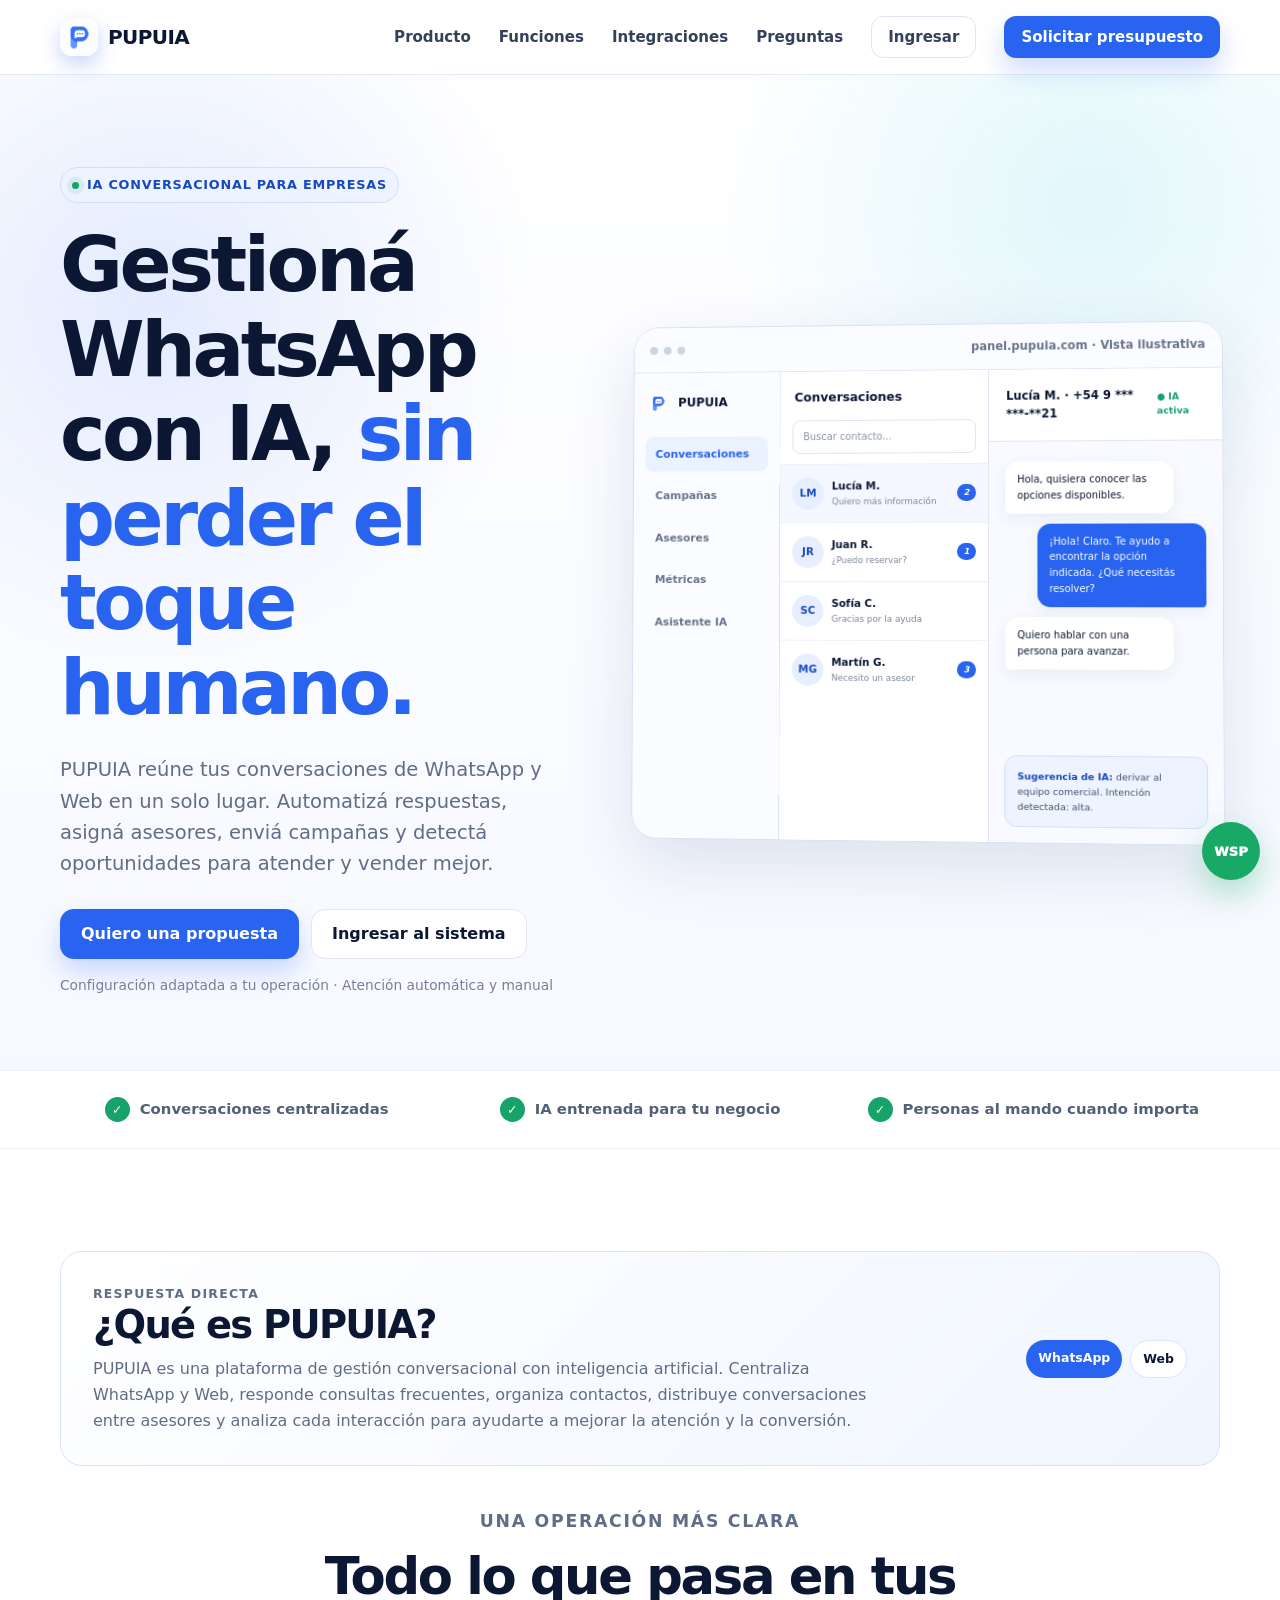
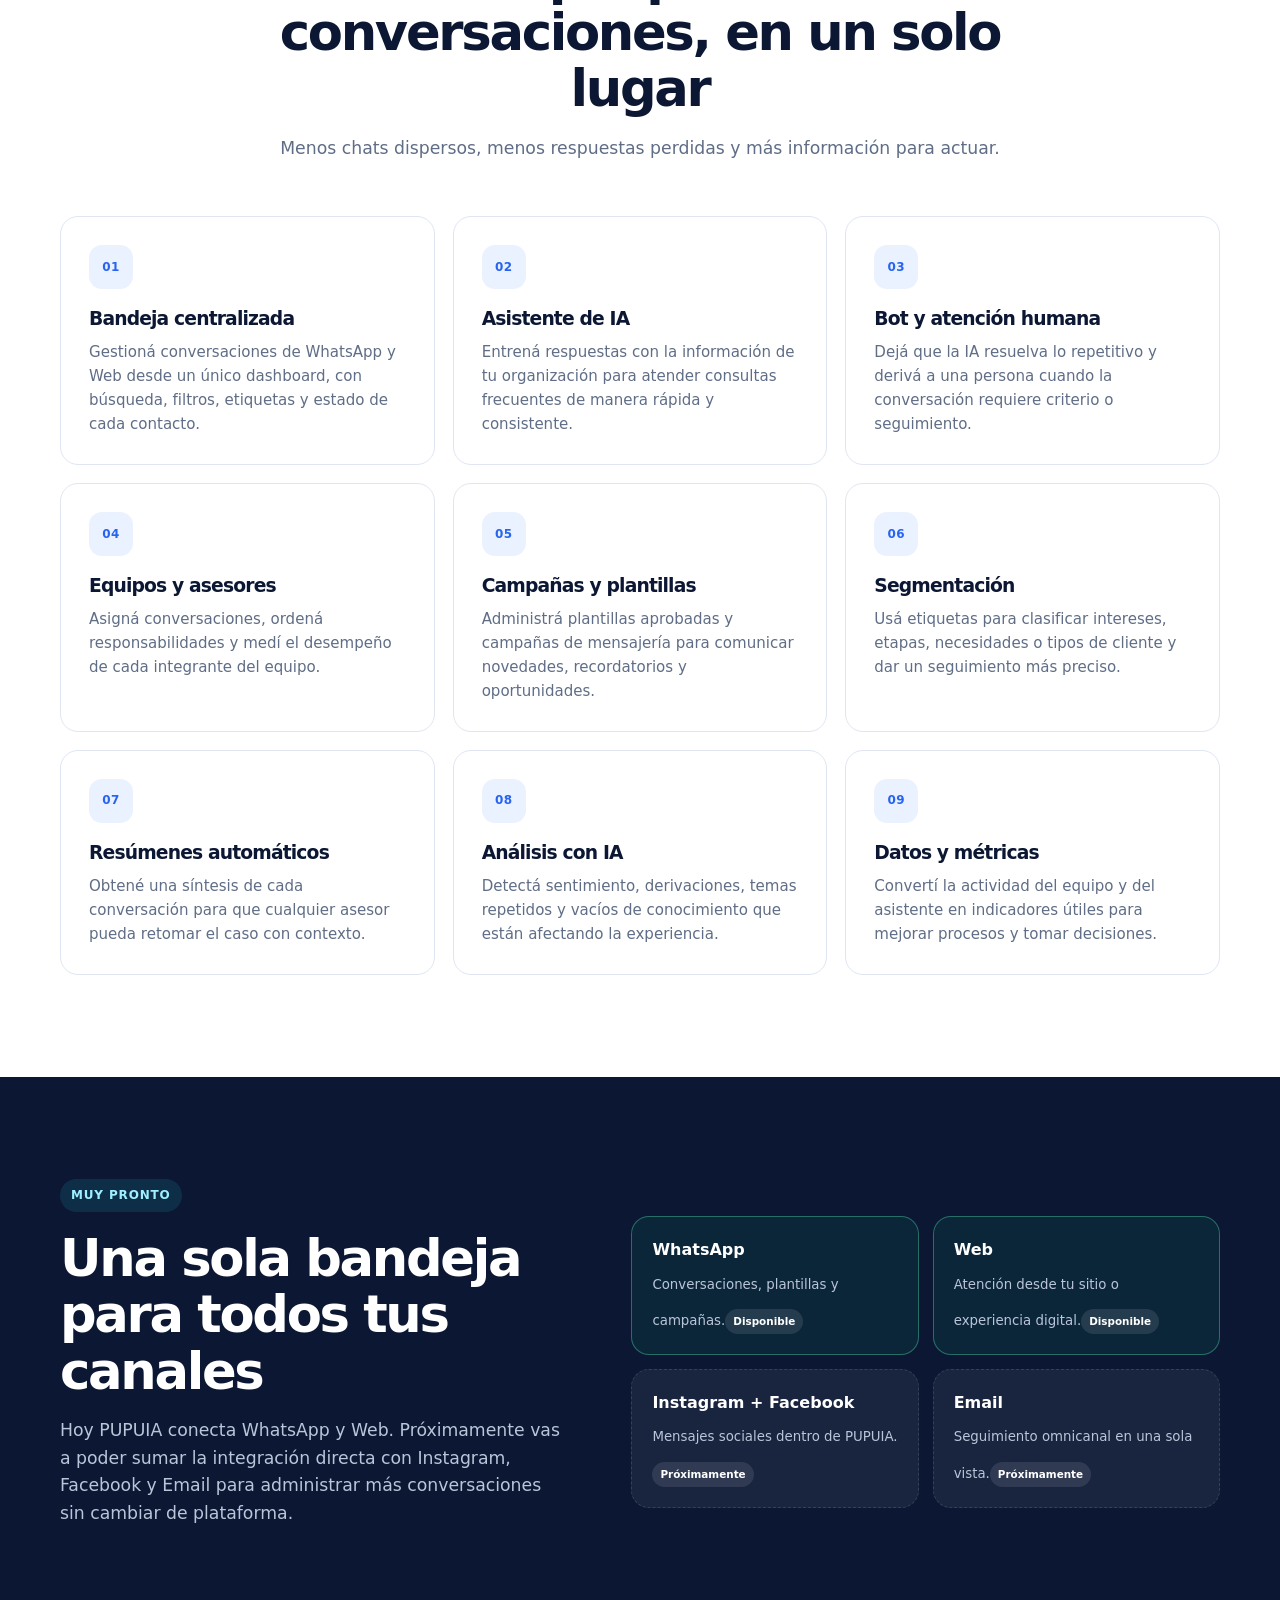
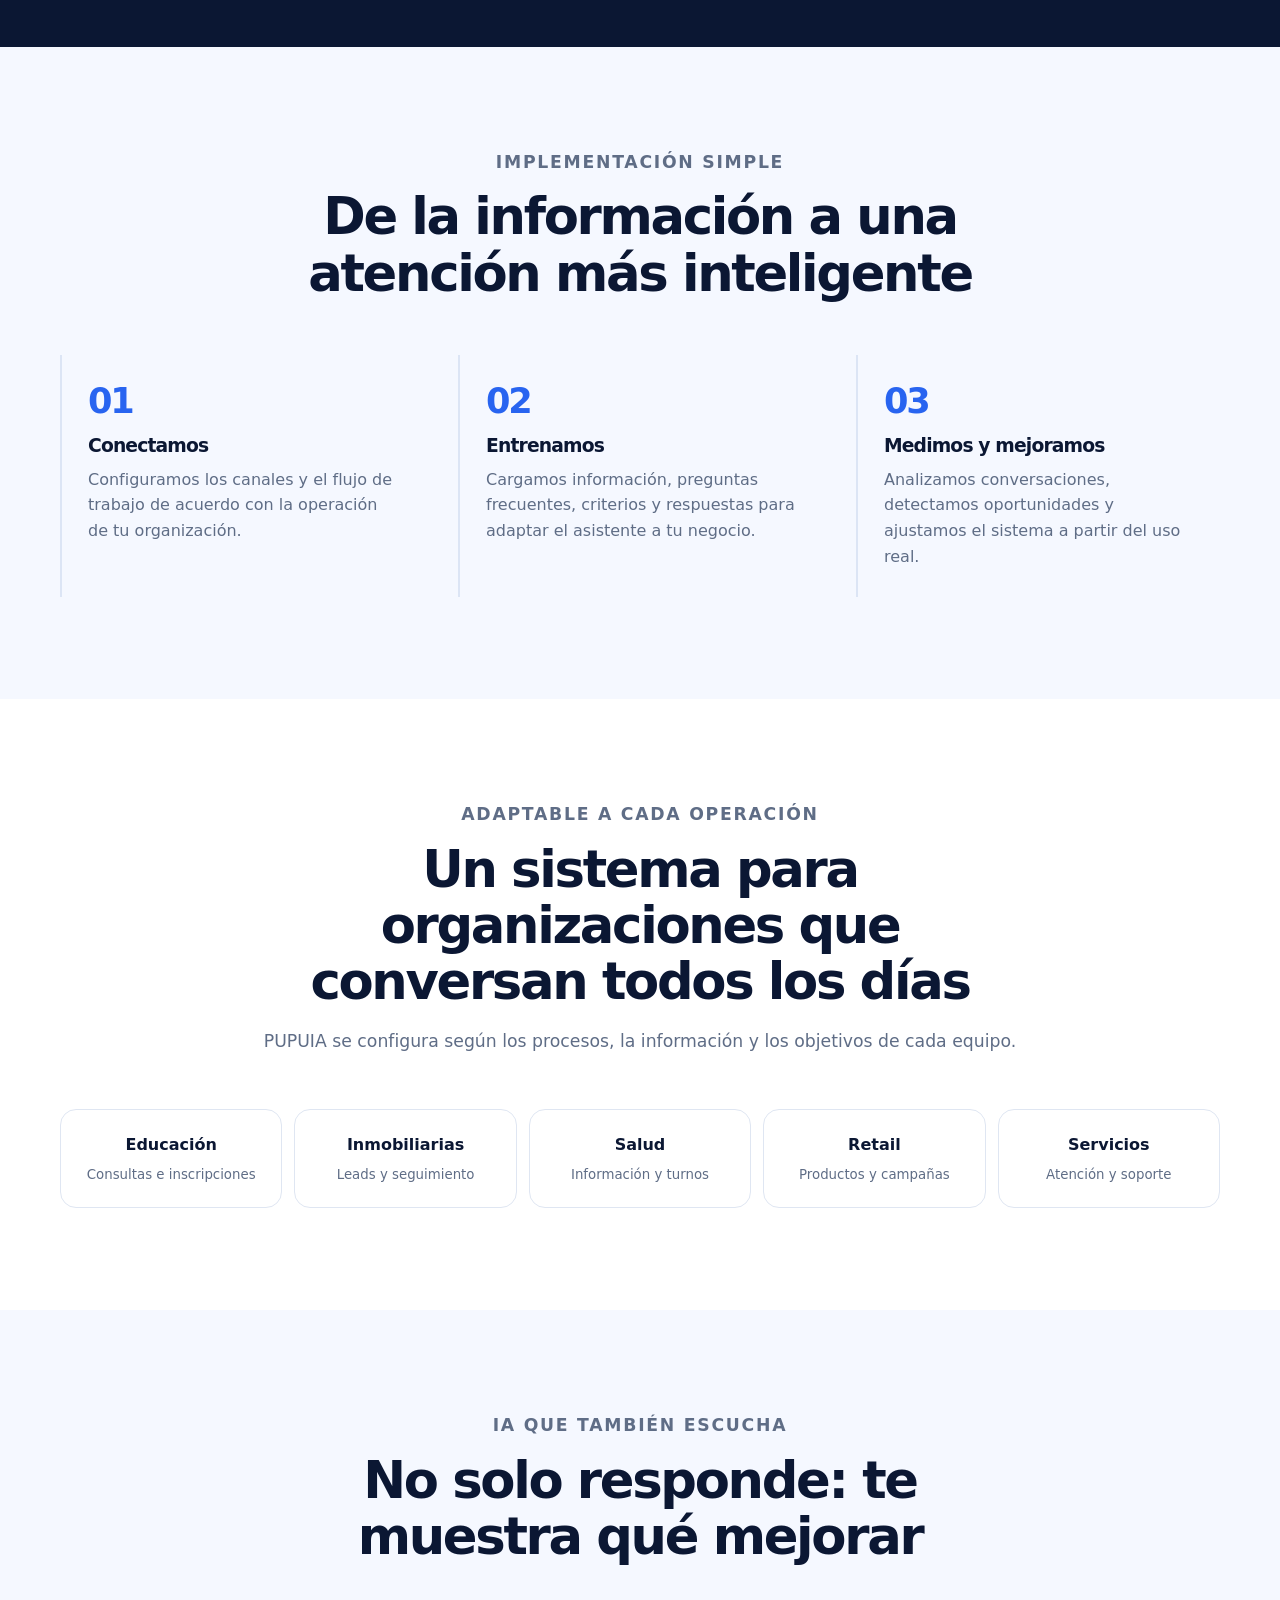
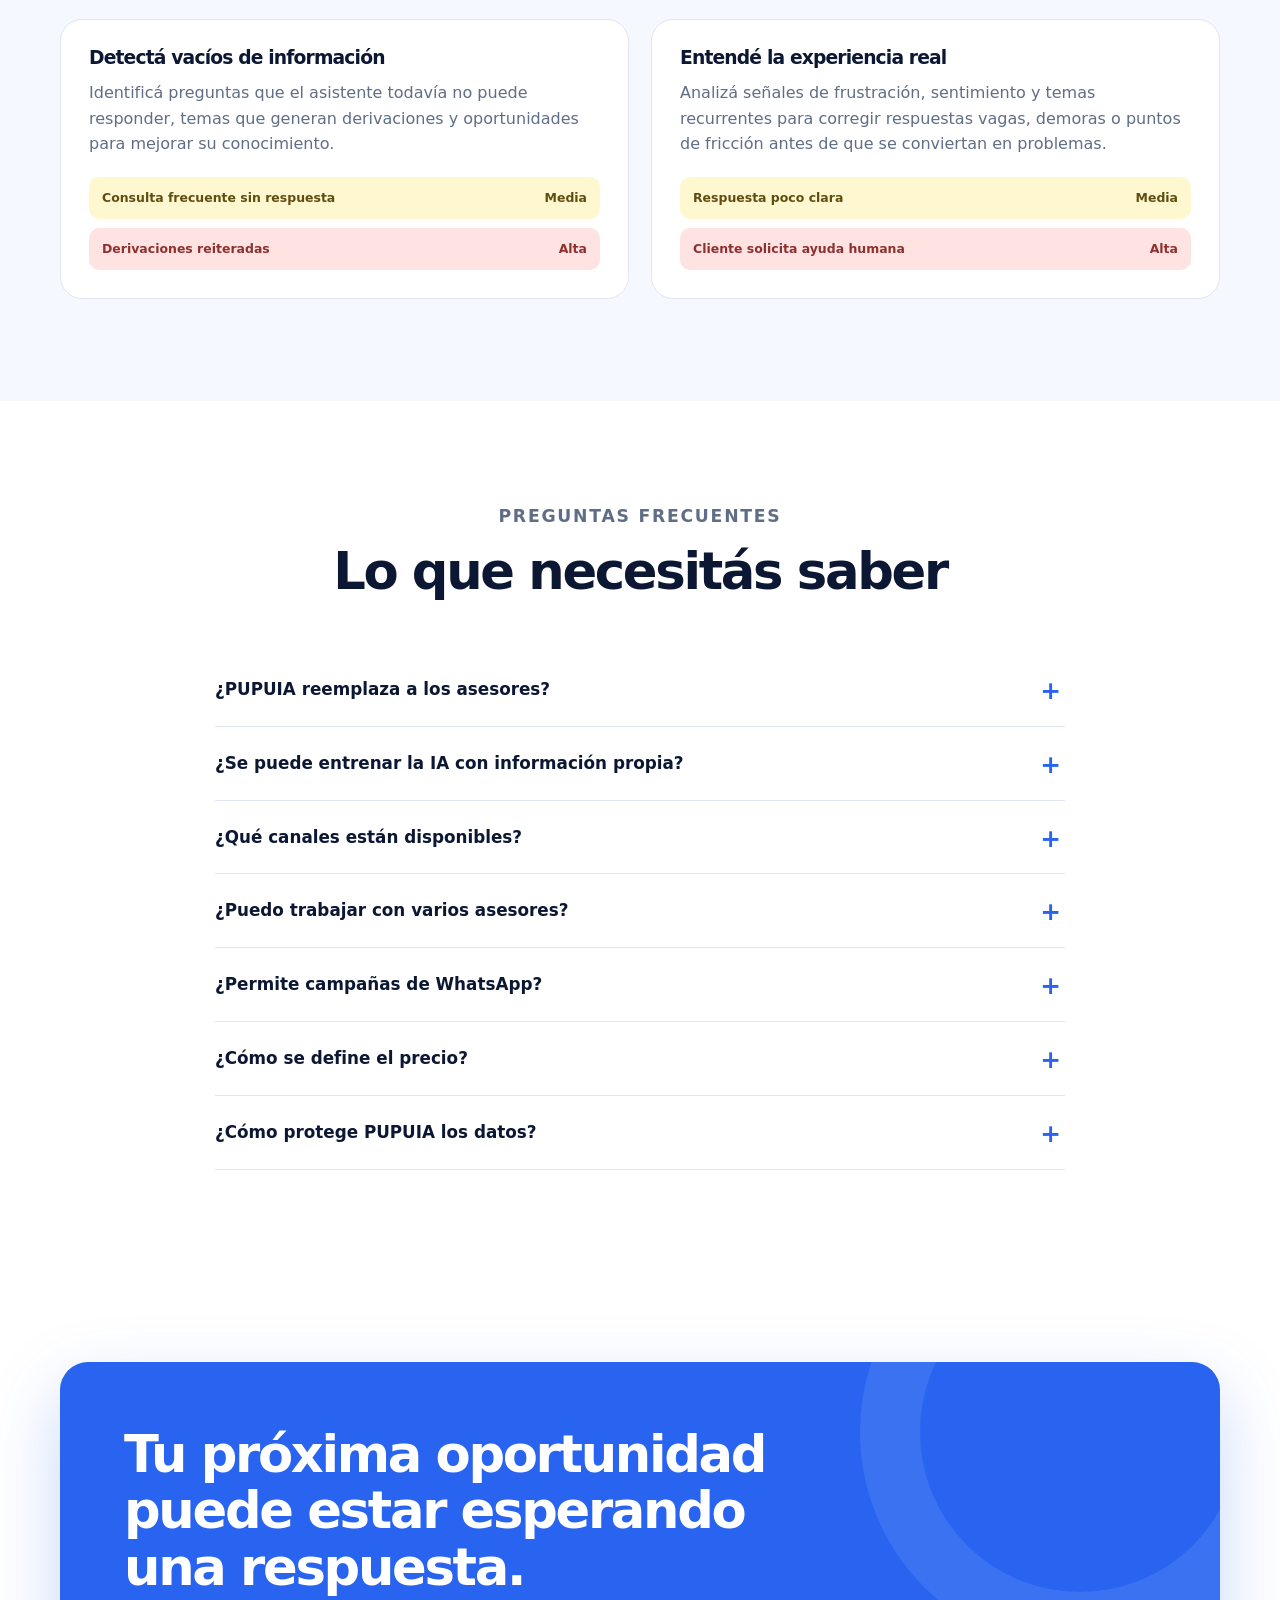
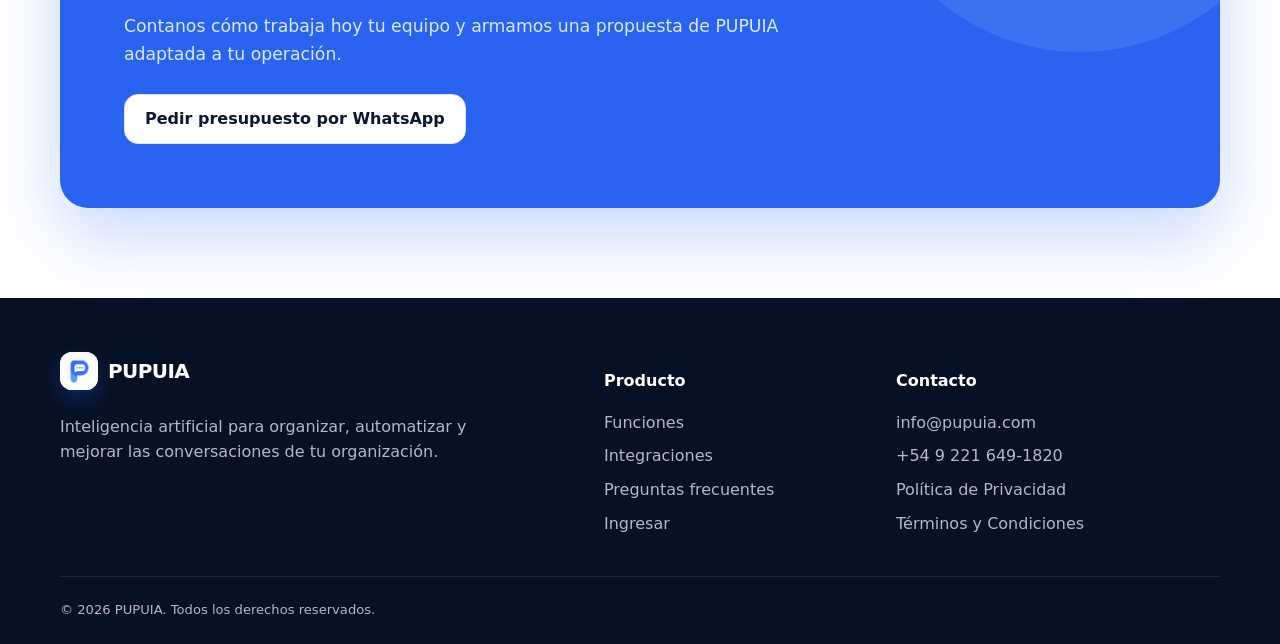
<file: index.html>
<!doctype html>
<html lang="es-AR">
<head>
  <meta charset="utf-8">
  <meta name="viewport" content="width=device-width, initial-scale=1">
  <title>PUPUIA | IA para gestionar WhatsApp y atención al cliente</title>
  <meta name="description" content="Centralizá WhatsApp y Web, automatizá respuestas con IA, asigná asesores, lanzá campañas y convertí conversaciones en oportunidades con PUPUIA.">
  <meta name="robots" content="index,follow,max-image-preview:large,max-snippet:-1,max-video-preview:-1">
  <meta name="theme-color" content="#2864f0">
  <link rel="canonical" href="https://pupuia.com/">
  <link rel="alternate" hreflang="es-AR" href="https://pupuia.com/">
  <link rel="icon" type="image/png" href="logopupuia.png">
  <meta property="og:type" content="website">
  <meta property="og:locale" content="es_AR">
  <meta property="og:title" content="PUPUIA | Conversaciones que trabajan para tu negocio">
  <meta property="og:description" content="Gestioná WhatsApp y Web con IA, asesores, campañas y analítica desde un solo lugar.">
  <meta property="og:url" content="https://pupuia.com/">
  <meta name="twitter:card" content="summary">
  <link rel="stylesheet" href="styles.css">
  <script type="application/ld+json">
  {
    "@context":"https://schema.org",
    "@graph":[
      {
        "@type":"Organization",
        "@id":"https://pupuia.com/#organization",
        "name":"PUPUIA",
        "url":"https://pupuia.com/",
        "email":"info@pupuia.com",
        "telephone":"+54 9 221 649-1820",
        "contactPoint":{"@type":"ContactPoint","telephone":"+54 9 221 649-1820","contactType":"sales","availableLanguage":"Spanish"}
      },
      {
        "@type":"WebSite",
        "@id":"https://pupuia.com/#website",
        "url":"https://pupuia.com/",
        "name":"PUPUIA",
        "inLanguage":"es-AR",
        "publisher":{"@id":"https://pupuia.com/#organization"}
      },
      {
        "@type":"SoftwareApplication",
        "@id":"https://pupuia.com/#software",
        "name":"PUPUIA",
        "url":"https://pupuia.com/",
        "applicationCategory":"BusinessApplication",
        "applicationSubCategory":"Customer service and conversational AI platform",
        "operatingSystem":"Web",
        "inLanguage":"es-AR",
        "description":"Plataforma para centralizar conversaciones de WhatsApp y Web, automatizar atención con inteligencia artificial, gestionar asesores, campañas, etiquetas y analítica conversacional.",
        "featureList":["WhatsApp y Web","Asistente de IA entrenado","Atención automática y manual","Asignación de asesores","Campañas y plantillas","Etiquetas y segmentación","Resúmenes con IA","Análisis de sentimiento y gaps de conocimiento"]
      },
      {
        "@type":"FAQPage",
        "mainEntity":[
          {"@type":"Question","name":"¿Qué es PUPUIA?","acceptedAnswer":{"@type":"Answer","text":"PUPUIA es una plataforma web que centraliza conversaciones de WhatsApp y Web, combina atención automática con IA y gestión humana, y permite administrar asesores, campañas, etiquetas y métricas desde un solo dashboard."}},
          {"@type":"Question","name":"¿PUPUIA reemplaza a los asesores?","acceptedAnswer":{"@type":"Answer","text":"No. Automatiza consultas repetitivas y deriva conversaciones a personas cuando el caso necesita criterio, seguimiento o una respuesta personalizada."}},
          {"@type":"Question","name":"¿Se puede entrenar la IA con información del negocio?","acceptedAnswer":{"@type":"Answer","text":"Sí. El asistente puede configurarse con información, preguntas frecuentes y criterios propios de cada organización."}},
          {"@type":"Question","name":"¿Qué canales integra PUPUIA?","acceptedAnswer":{"@type":"Answer","text":"Actualmente conecta WhatsApp y Web. La integración directa con Instagram, Facebook y Email estará disponible próximamente."}}
        ]
      }
    ]
  }
  </script>
</head>
<body>
  <a class="skip-link" href="#contenido">Saltar al contenido</a>
  <header class="site-header">
    <nav class="container nav" aria-label="Navegación principal">
      <a class="brand" href="#inicio" aria-label="PUPUIA, inicio"><span class="brand-mark"><img src="logopupuia.png" alt=""></span><span>PUPUIA</span></a>
      <button class="nav-toggle" type="button" aria-expanded="false" aria-controls="nav-links">Menú</button>
      <div class="nav-links" id="nav-links">
        <a href="#producto">Producto</a>
        <a href="#funciones">Funciones</a>
        <a href="#integraciones">Integraciones</a>
        <a href="#preguntas">Preguntas</a>
        <a class="btn btn-secondary btn-sm" href="https://chat.pupuia.com" target="_blank" rel="noopener noreferrer">Ingresar</a>
        <a class="btn btn-primary btn-sm" href="https://wa.me/5492216491820?text=Hola%20PUPUIA%2C%20quiero%20solicitar%20un%20presupuesto" target="_blank" rel="noopener noreferrer">Solicitar presupuesto</a>
      </div>
    </nav>
  </header>

  <main id="contenido">
    <section class="hero" id="inicio">
      <div class="container hero-grid">
        <div class="hero-copy-wrap">
          <p class="eyebrow"><span class="eyebrow-dot"></span> IA conversacional para empresas</p>
          <h1>Gestioná WhatsApp con IA, <span>sin perder el toque humano.</span></h1>
          <p class="hero-copy">PUPUIA reúne tus conversaciones de WhatsApp y Web en un solo lugar. Automatizá respuestas, asigná asesores, enviá campañas y detectá oportunidades para atender y vender mejor.</p>
          <div class="hero-actions">
            <a class="btn btn-primary" href="https://wa.me/5492216491820?text=Hola%20PUPUIA%2C%20quiero%20conocer%20el%20sistema%20y%20solicitar%20un%20presupuesto" target="_blank" rel="noopener noreferrer">Quiero una propuesta</a>
            <a class="btn btn-secondary" href="https://chat.pupuia.com" target="_blank" rel="noopener noreferrer">Ingresar al sistema</a>
          </div>
          <p class="microcopy">Configuración adaptada a tu operación · Atención automática y manual</p>
        </div>

        <div class="product-window" aria-label="Vista ilustrativa del dashboard PUPUIA con datos ficticios">
          <div class="window-bar"><span class="window-dots"><i></i><i></i><i></i></span><span class="secure-label">panel.pupuia.com · Vista ilustrativa</span></div>
          <div class="dashboard">
            <aside class="dash-side">
              <div class="dash-brand"><b><img src="logopupuia.png" alt=""></b><span>PUPUIA</span></div>
              <div class="dash-menu"><span class="active">Conversaciones</span><span>Campañas</span><span>Asesores</span><span>Métricas</span><span>Asistente IA</span></div>
            </aside>
            <div class="conversation-list">
              <div class="list-head">Conversaciones</div>
              <div class="search-faux">Buscar contacto...</div>
              <div class="person active"><span class="avatar">LM</span><span><b>Lucía M.</b><small>Quiero más información</small></span><i class="badge">2</i></div>
              <div class="person"><span class="avatar">JR</span><span><b>Juan R.</b><small>¿Puedo reservar?</small></span><i class="badge">1</i></div>
              <div class="person"><span class="avatar">SC</span><span><b>Sofía C.</b><small>Gracias por la ayuda</small></span></div>
              <div class="person"><span class="avatar">MG</span><span><b>Martín G.</b><small>Necesito un asesor</small></span><i class="badge">3</i></div>
            </div>
            <div class="chat-panel">
              <div class="chat-head"><b>Lucía M. · +54 9 *** ***-**21</b><span class="status">● IA activa</span></div>
              <div class="messages">
                <div class="bubble">Hola, quisiera conocer las opciones disponibles.</div>
                <div class="bubble out">¡Hola! Claro. Te ayudo a encontrar la opción indicada. ¿Qué necesitás resolver?</div>
                <div class="bubble">Quiero hablar con una persona para avanzar.</div>
              </div>
              <div class="ai-note"><b>Sugerencia de IA:</b> derivar al equipo comercial. Intención detectada: alta.</div>
            </div>
          </div>
        </div>
      </div>
    </section>

    <div class="trust-bar">
      <div class="container trust-grid">
        <div class="trust-item"><span class="check">✓</span> Conversaciones centralizadas</div>
        <div class="trust-item"><span class="check">✓</span> IA entrenada para tu negocio</div>
        <div class="trust-item"><span class="check">✓</span> Personas al mando cuando importa</div>
      </div>
    </div>

    <section class="section" id="producto">
      <div class="container">
        <article class="answer-card">
          <div>
            <p class="kicker">Respuesta directa</p>
            <h2>¿Qué es PUPUIA?</h2>
            <p>PUPUIA es una plataforma de gestión conversacional con inteligencia artificial. Centraliza WhatsApp y Web, responde consultas frecuentes, organiza contactos, distribuye conversaciones entre asesores y analiza cada interacción para ayudarte a mejorar la atención y la conversión.</p>
          </div>
          <div class="channel-stack" aria-label="Canales actuales"><span class="channel">WhatsApp</span><span class="channel web">Web</span></div>
        </article>

        <div class="section-head">
          <p class="kicker">Una operación más clara</p>
          <h2>Todo lo que pasa en tus conversaciones, en un solo lugar</h2>
          <p>Menos chats dispersos, menos respuestas perdidas y más información para actuar.</p>
        </div>
        <div class="features" id="funciones">
          <article class="feature"><span class="feature-icon">01</span><h3>Bandeja centralizada</h3><p>Gestioná conversaciones de WhatsApp y Web desde un único dashboard, con búsqueda, filtros, etiquetas y estado de cada contacto.</p></article>
          <article class="feature"><span class="feature-icon">02</span><h3>Asistente de IA</h3><p>Entrená respuestas con la información de tu organización para atender consultas frecuentes de manera rápida y consistente.</p></article>
          <article class="feature"><span class="feature-icon">03</span><h3>Bot y atención humana</h3><p>Dejá que la IA resuelva lo repetitivo y derivá a una persona cuando la conversación requiere criterio o seguimiento.</p></article>
          <article class="feature"><span class="feature-icon">04</span><h3>Equipos y asesores</h3><p>Asigná conversaciones, ordená responsabilidades y medí el desempeño de cada integrante del equipo.</p></article>
          <article class="feature"><span class="feature-icon">05</span><h3>Campañas y plantillas</h3><p>Administrá plantillas aprobadas y campañas de mensajería para comunicar novedades, recordatorios y oportunidades.</p></article>
          <article class="feature"><span class="feature-icon">06</span><h3>Segmentación</h3><p>Usá etiquetas para clasificar intereses, etapas, necesidades o tipos de cliente y dar un seguimiento más preciso.</p></article>
          <article class="feature"><span class="feature-icon">07</span><h3>Resúmenes automáticos</h3><p>Obtené una síntesis de cada conversación para que cualquier asesor pueda retomar el caso con contexto.</p></article>
          <article class="feature"><span class="feature-icon">08</span><h3>Análisis con IA</h3><p>Detectá sentimiento, derivaciones, temas repetidos y vacíos de conocimiento que están afectando la experiencia.</p></article>
          <article class="feature"><span class="feature-icon">09</span><h3>Datos y métricas</h3><p>Convertí la actividad del equipo y del asistente en indicadores útiles para mejorar procesos y tomar decisiones.</p></article>
        </div>
      </div>
    </section>

    <section class="section section-dark" id="integraciones">
      <div class="container integrations">
        <div>
          <span class="soon">Muy pronto</span>
          <h2>Una sola bandeja para todos tus canales</h2>
          <p class="lead">Hoy PUPUIA conecta WhatsApp y Web. Próximamente vas a poder sumar la integración directa con Instagram, Facebook y Email para administrar más conversaciones sin cambiar de plataforma.</p>
        </div>
        <div class="integration-board">
          <div class="integration-card live"><strong>WhatsApp</strong><small>Conversaciones, plantillas y campañas.</small><span class="state">Disponible</span></div>
          <div class="integration-card live"><strong>Web</strong><small>Atención desde tu sitio o experiencia digital.</small><span class="state">Disponible</span></div>
          <div class="integration-card pending"><strong>Instagram + Facebook</strong><small>Mensajes sociales dentro de PUPUIA.</small><span class="state">Próximamente</span></div>
          <div class="integration-card pending"><strong>Email</strong><small>Seguimiento omnicanal en una sola vista.</small><span class="state">Próximamente</span></div>
        </div>
      </div>
    </section>

    <section class="section section-soft">
      <div class="container">
        <div class="section-head"><p class="kicker">Implementación simple</p><h2>De la información a una atención más inteligente</h2></div>
        <div class="steps">
          <article class="step"><div class="step-no">01</div><h3>Conectamos</h3><p>Configuramos los canales y el flujo de trabajo de acuerdo con la operación de tu organización.</p></article>
          <article class="step"><div class="step-no">02</div><h3>Entrenamos</h3><p>Cargamos información, preguntas frecuentes, criterios y respuestas para adaptar el asistente a tu negocio.</p></article>
          <article class="step"><div class="step-no">03</div><h3>Medimos y mejoramos</h3><p>Analizamos conversaciones, detectamos oportunidades y ajustamos el sistema a partir del uso real.</p></article>
        </div>
      </div>
    </section>

    <section class="section">
      <div class="container">
        <div class="section-head"><p class="kicker">Adaptable a cada operación</p><h2>Un sistema para organizaciones que conversan todos los días</h2><p>PUPUIA se configura según los procesos, la información y los objetivos de cada equipo.</p></div>
        <div class="use-cases">
          <div class="use-case">Educación<small>Consultas e inscripciones</small></div>
          <div class="use-case">Inmobiliarias<small>Leads y seguimiento</small></div>
          <div class="use-case">Salud<small>Información y turnos</small></div>
          <div class="use-case">Retail<small>Productos y campañas</small></div>
          <div class="use-case">Servicios<small>Atención y soporte</small></div>
        </div>
      </div>
    </section>

    <section class="section section-soft">
      <div class="container">
        <div class="section-head"><p class="kicker">IA que también escucha</p><h2>No solo responde: te muestra qué mejorar</h2></div>
        <div class="insight-grid">
          <article class="insight-card"><h3>Detectá vacíos de información</h3><p>Identificá preguntas que el asistente todavía no puede responder, temas que generan derivaciones y oportunidades para mejorar su conocimiento.</p><div class="mini-alerts"><span class="mini-alert">Consulta frecuente sin respuesta <b>Media</b></span><span class="mini-alert high">Derivaciones reiteradas <b>Alta</b></span></div></article>
          <article class="insight-card"><h3>Entendé la experiencia real</h3><p>Analizá señales de frustración, sentimiento y temas recurrentes para corregir respuestas vagas, demoras o puntos de fricción antes de que se conviertan en problemas.</p><div class="mini-alerts"><span class="mini-alert">Respuesta poco clara <b>Media</b></span><span class="mini-alert high">Cliente solicita ayuda humana <b>Alta</b></span></div></article>
        </div>
      </div>
    </section>

    <section class="section" id="preguntas">
      <div class="container">
        <div class="section-head"><p class="kicker">Preguntas frecuentes</p><h2>Lo que necesitás saber</h2></div>
        <div class="faq">
          <details><summary>¿PUPUIA reemplaza a los asesores?</summary><p>No. PUPUIA automatiza lo repetitivo y ayuda a ordenar el trabajo. Cuando un caso necesita criterio, negociación o seguimiento, la conversación puede pasar a una persona.</p></details>
          <details><summary>¿Se puede entrenar la IA con información propia?</summary><p>Sí. El asistente se configura con información, preguntas frecuentes, criterios y procesos de tu organización para brindar respuestas alineadas con tu operación.</p></details>
          <details><summary>¿Qué canales están disponibles?</summary><p>Actualmente, PUPUIA se conecta con WhatsApp y Web. La integración directa con Instagram, Facebook y Email estará disponible próximamente.</p></details>
          <details><summary>¿Puedo trabajar con varios asesores?</summary><p>Sí. Podés organizar equipos, asignar conversaciones y consultar métricas de atención para acompañar el desempeño.</p></details>
          <details><summary>¿Permite campañas de WhatsApp?</summary><p>Sí. PUPUIA permite administrar campañas y plantillas de mensajes de acuerdo con las reglas y aprobaciones aplicables de WhatsApp/Meta.</p></details>
          <details><summary>¿Cómo se define el precio?</summary><p>La propuesta depende del volumen de mensajes, la cantidad de asesores, el alcance de la configuración y las necesidades de integración. Escribinos y preparamos un presupuesto.</p></details>
          <details><summary>¿Cómo protege PUPUIA los datos?</summary><p>El servicio aplica medidas técnicas y organizativas razonables, limita el acceso a usuarios autorizados y trata los datos según las instrucciones de cada organización y la normativa aplicable. Consultá la Política de Privacidad para conocer el detalle.</p></details>
        </div>
      </div>
    </section>

    <section class="final-cta">
      <div class="container">
        <div class="cta-box">
          <h2>Tu próxima oportunidad puede estar esperando una respuesta.</h2>
          <p>Contanos cómo trabaja hoy tu equipo y armamos una propuesta de PUPUIA adaptada a tu operación.</p>
          <a class="btn btn-secondary" href="https://wa.me/5492216491820?text=Hola%20PUPUIA%2C%20quiero%20solicitar%20un%20presupuesto%20para%20mi%20organizacion" target="_blank" rel="noopener noreferrer">Pedir presupuesto por WhatsApp</a>
        </div>
      </div>
    </section>
  </main>

  <footer class="site-footer">
    <div class="container">
      <div class="footer-grid">
        <div><a class="brand" href="#inicio"><span class="brand-mark"><img src="logopupuia.png" alt=""></span><span>PUPUIA</span></a><p>Inteligencia artificial para organizar, automatizar y mejorar las conversaciones de tu organización.</p></div>
        <div><p class="footer-title">Producto</p><div class="footer-links"><a href="#funciones">Funciones</a><a href="#integraciones">Integraciones</a><a href="#preguntas">Preguntas frecuentes</a><a href="https://chat.pupuia.com" target="_blank" rel="noopener noreferrer">Ingresar</a></div></div>
        <div><p class="footer-title">Contacto</p><div class="footer-links"><a href="mailto:info@pupuia.com">info@pupuia.com</a><a href="https://wa.me/5492216491820" target="_blank" rel="noopener noreferrer">+54 9 221 649-1820</a><a href="privacidad.html">Política de Privacidad</a><a href="terminos.html">Términos y Condiciones</a></div></div>
      </div>
      <div class="copyright">© <span data-year>2026</span> PUPUIA. Todos los derechos reservados.</div>
    </div>
  </footer>
  <a class="whatsapp-float" href="https://wa.me/5492216491820?text=Hola%20PUPUIA%2C%20quiero%20mas%20informacion" target="_blank" rel="noopener noreferrer" aria-label="Contactar a PUPUIA por WhatsApp">WSP</a>
  <script src="script.js" defer></script>
</body>
</html>
</file>
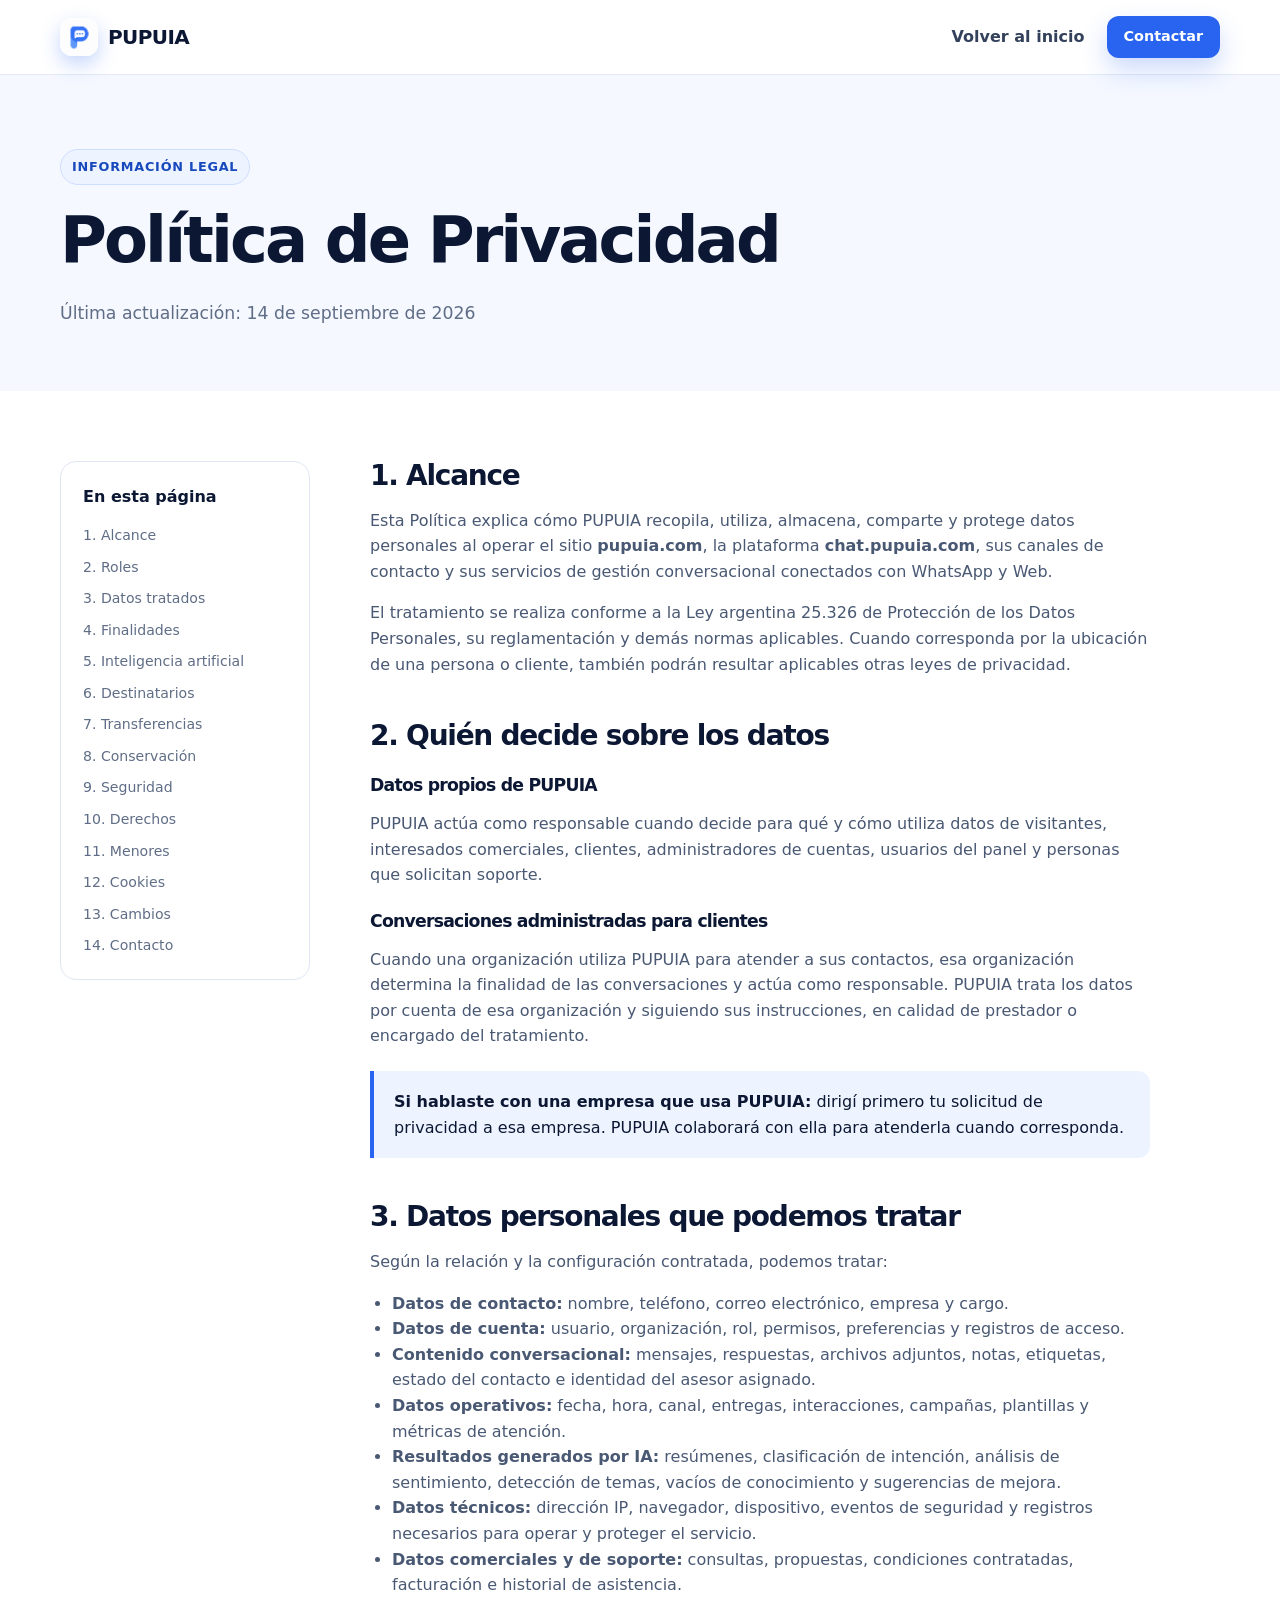
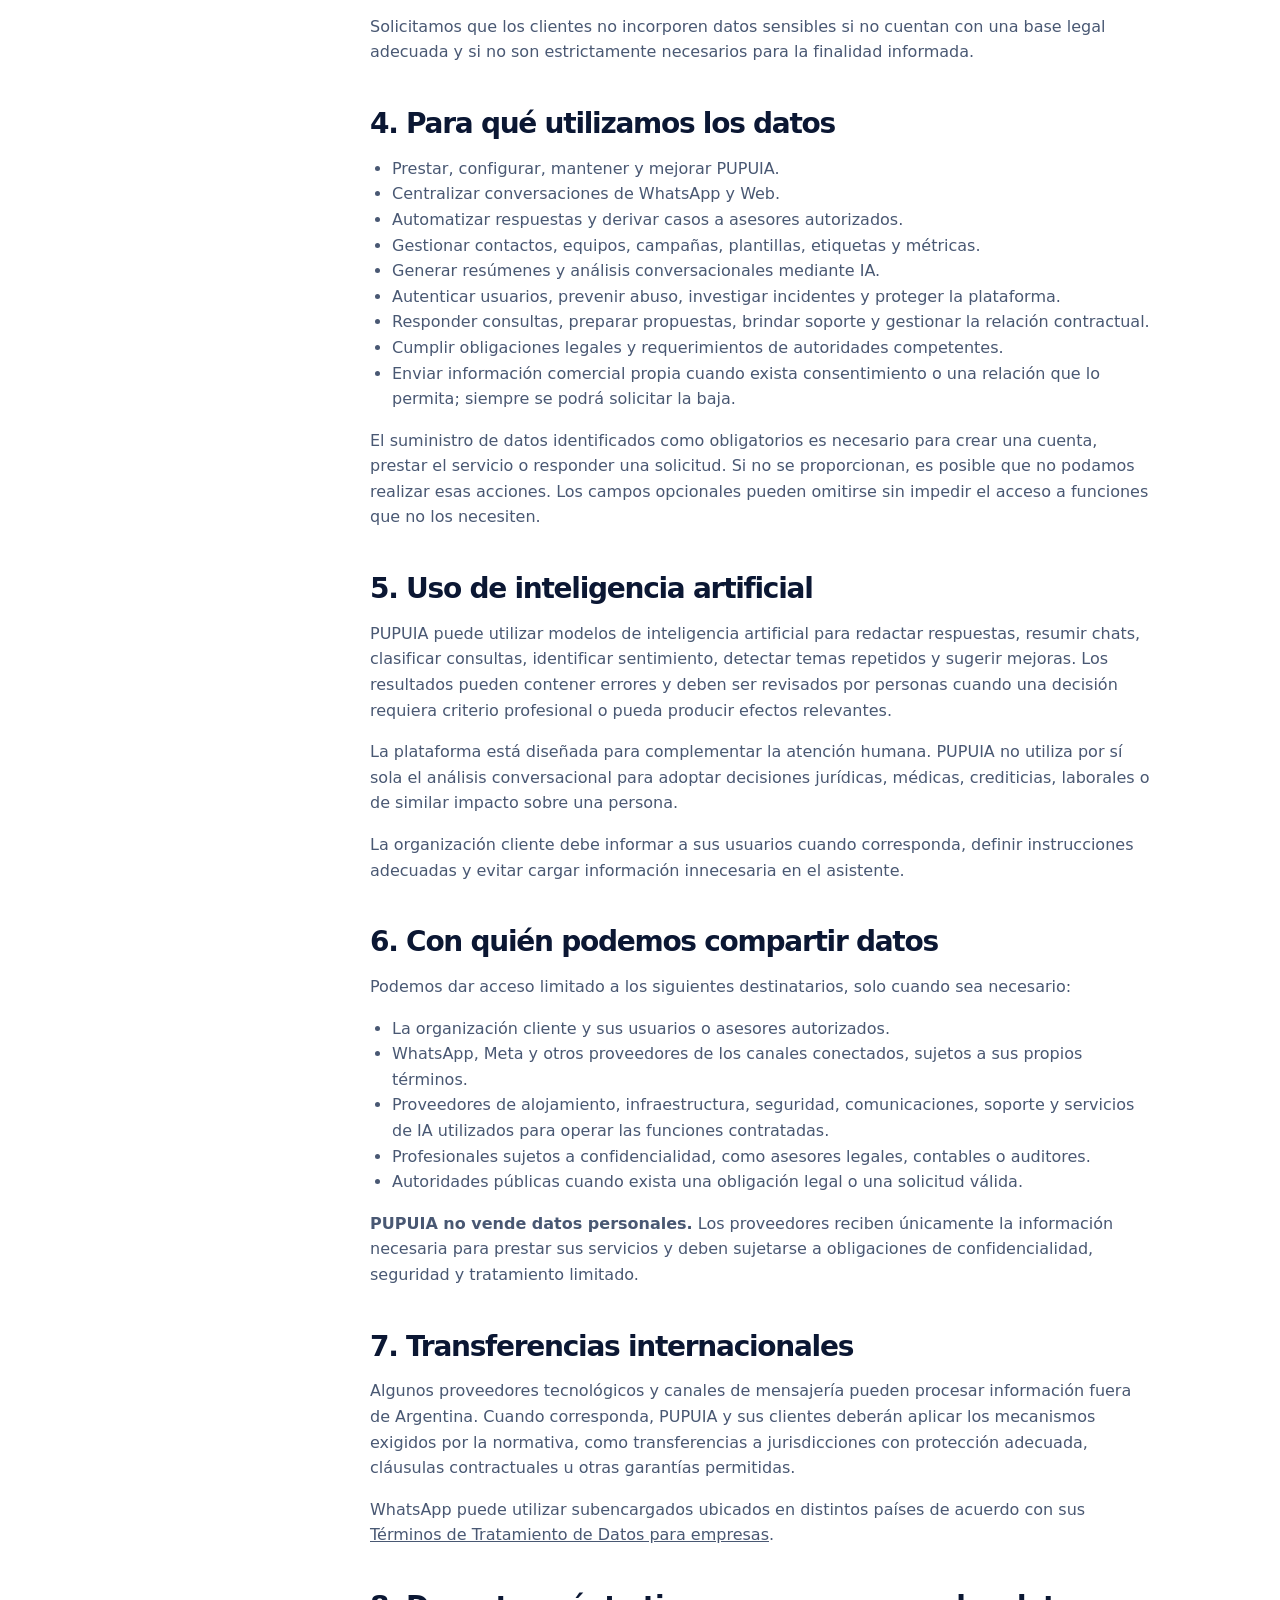
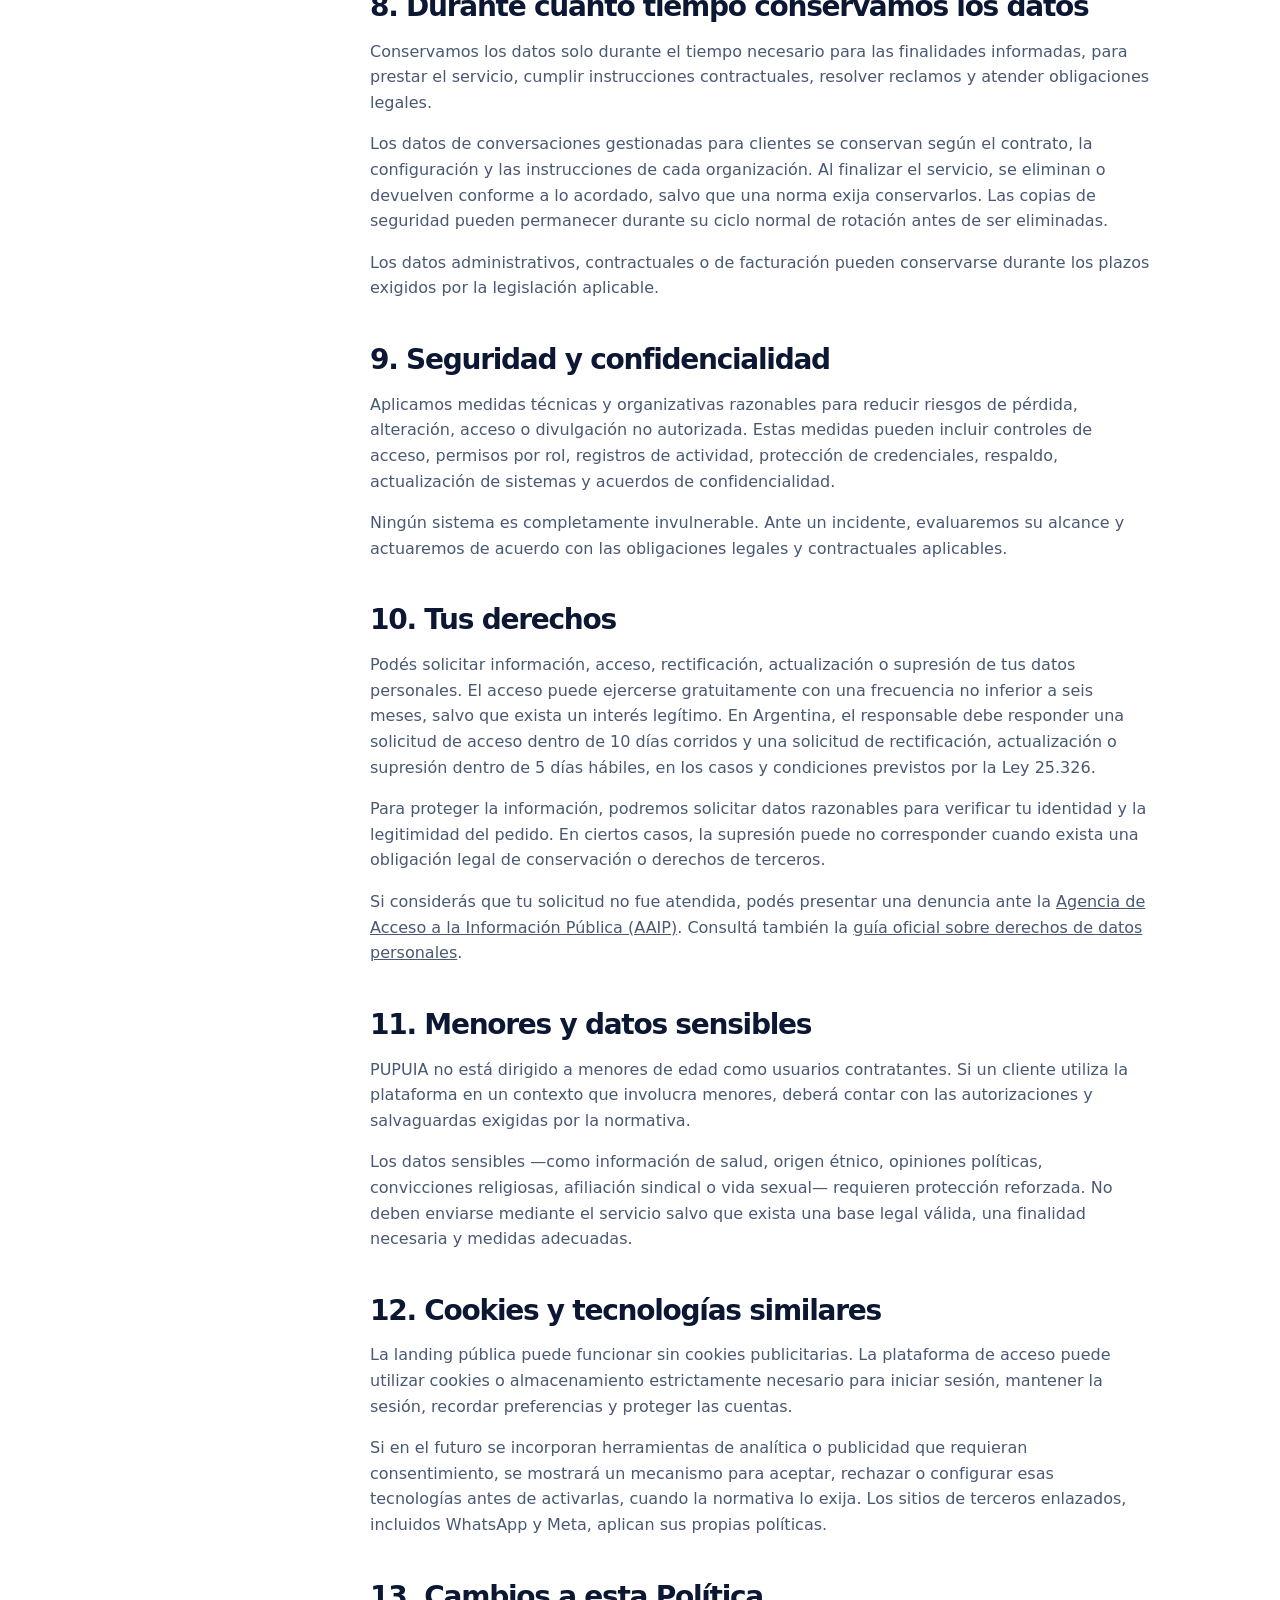
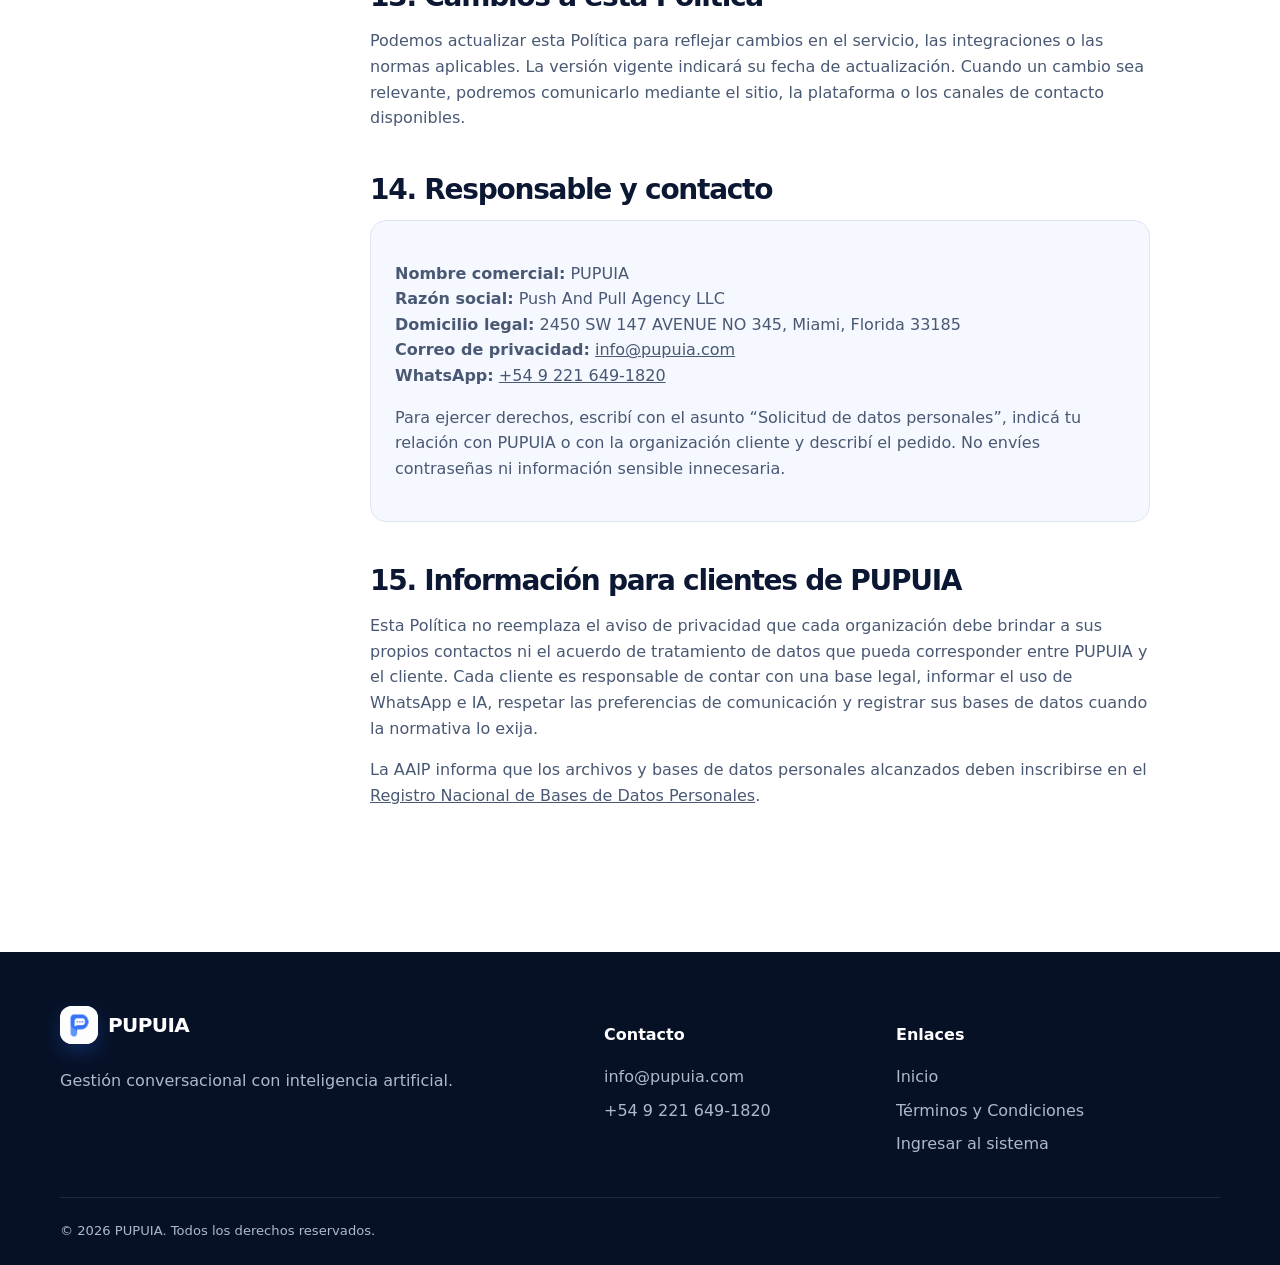
<file: privacidad.html>
<!doctype html>
<html lang="es-AR">
<head>
  <meta charset="utf-8">
  <meta name="viewport" content="width=device-width, initial-scale=1">
  <title>Política de Privacidad | PUPUIA</title>
  <meta name="description" content="Conocé cómo PUPUIA recopila, utiliza, protege y conserva datos personales en su sitio, plataforma y servicios conectados con WhatsApp y Web.">
  <meta name="robots" content="index,follow">
  <meta name="theme-color" content="#2864f0">
  <link rel="canonical" href="https://pupuia.com/privacidad.html">
  <link rel="icon" type="image/png" href="logopupuia.png">
  <link rel="stylesheet" href="styles.css">
  <script type="application/ld+json">
  {"@context":"https://schema.org","@type":"WebPage","name":"Política de Privacidad de PUPUIA","url":"https://pupuia.com/privacidad.html","dateModified":"2026-09-14","inLanguage":"es-AR","isPartOf":{"@type":"WebSite","name":"PUPUIA","url":"https://pupuia.com/"}}
  </script>
</head>
<body>
  <a class="skip-link" href="#politica">Saltar al contenido</a>
  <header class="site-header">
    <nav class="container nav" aria-label="Navegación principal">
      <a class="brand" href="index.html"><span class="brand-mark"><img src="logopupuia.png" alt=""></span><span>PUPUIA</span></a>
      <div class="legal-nav"><a href="index.html">Volver al inicio</a><a class="btn btn-primary btn-sm" href="https://wa.me/5492216491820?text=Hola%20PUPUIA%2C%20tengo%20una%20consulta%20sobre%20privacidad" target="_blank" rel="noopener noreferrer">Contactar</a></div>
    </nav>
  </header>

  <main id="politica">
    <section class="legal-hero">
      <div class="container"><p class="eyebrow">Información legal</p><h1>Política de Privacidad</h1><p class="lead">Última actualización: 14 de septiembre de 2026</p></div>
    </section>

    <div class="container legal-layout">
      <aside class="legal-toc" aria-label="Contenido de la política"><strong>En esta página</strong><a href="#alcance">1. Alcance</a><a href="#roles">2. Roles</a><a href="#datos">3. Datos tratados</a><a href="#finalidades">4. Finalidades</a><a href="#ia">5. Inteligencia artificial</a><a href="#destinatarios">6. Destinatarios</a><a href="#transferencias">7. Transferencias</a><a href="#conservacion">8. Conservación</a><a href="#seguridad">9. Seguridad</a><a href="#derechos">10. Derechos</a><a href="#menores">11. Menores</a><a href="#cookies">12. Cookies</a><a href="#cambios">13. Cambios</a><a href="#contacto">14. Contacto</a></aside>

      <article class="legal-content">
        <section id="alcance"><h2>1. Alcance</h2><p>Esta Política explica cómo PUPUIA recopila, utiliza, almacena, comparte y protege datos personales al operar el sitio <strong>pupuia.com</strong>, la plataforma <strong>chat.pupuia.com</strong>, sus canales de contacto y sus servicios de gestión conversacional conectados con WhatsApp y Web.</p><p>El tratamiento se realiza conforme a la Ley argentina 25.326 de Protección de los Datos Personales, su reglamentación y demás normas aplicables. Cuando corresponda por la ubicación de una persona o cliente, también podrán resultar aplicables otras leyes de privacidad.</p></section>

        <section id="roles"><h2>2. Quién decide sobre los datos</h2><h3>Datos propios de PUPUIA</h3><p>PUPUIA actúa como responsable cuando decide para qué y cómo utiliza datos de visitantes, interesados comerciales, clientes, administradores de cuentas, usuarios del panel y personas que solicitan soporte.</p><h3>Conversaciones administradas para clientes</h3><p>Cuando una organización utiliza PUPUIA para atender a sus contactos, esa organización determina la finalidad de las conversaciones y actúa como responsable. PUPUIA trata los datos por cuenta de esa organización y siguiendo sus instrucciones, en calidad de prestador o encargado del tratamiento.</p><div class="legal-note"><strong>Si hablaste con una empresa que usa PUPUIA:</strong> dirigí primero tu solicitud de privacidad a esa empresa. PUPUIA colaborará con ella para atenderla cuando corresponda.</div></section>

        <section id="datos"><h2>3. Datos personales que podemos tratar</h2><p>Según la relación y la configuración contratada, podemos tratar:</p><ul><li><strong>Datos de contacto:</strong> nombre, teléfono, correo electrónico, empresa y cargo.</li><li><strong>Datos de cuenta:</strong> usuario, organización, rol, permisos, preferencias y registros de acceso.</li><li><strong>Contenido conversacional:</strong> mensajes, respuestas, archivos adjuntos, notas, etiquetas, estado del contacto e identidad del asesor asignado.</li><li><strong>Datos operativos:</strong> fecha, hora, canal, entregas, interacciones, campañas, plantillas y métricas de atención.</li><li><strong>Resultados generados por IA:</strong> resúmenes, clasificación de intención, análisis de sentimiento, detección de temas, vacíos de conocimiento y sugerencias de mejora.</li><li><strong>Datos técnicos:</strong> dirección IP, navegador, dispositivo, eventos de seguridad y registros necesarios para operar y proteger el servicio.</li><li><strong>Datos comerciales y de soporte:</strong> consultas, propuestas, condiciones contratadas, facturación e historial de asistencia.</li></ul><p>Solicitamos que los clientes no incorporen datos sensibles si no cuentan con una base legal adecuada y si no son estrictamente necesarios para la finalidad informada.</p></section>

        <section id="finalidades"><h2>4. Para qué utilizamos los datos</h2><ul><li>Prestar, configurar, mantener y mejorar PUPUIA.</li><li>Centralizar conversaciones de WhatsApp y Web.</li><li>Automatizar respuestas y derivar casos a asesores autorizados.</li><li>Gestionar contactos, equipos, campañas, plantillas, etiquetas y métricas.</li><li>Generar resúmenes y análisis conversacionales mediante IA.</li><li>Autenticar usuarios, prevenir abuso, investigar incidentes y proteger la plataforma.</li><li>Responder consultas, preparar propuestas, brindar soporte y gestionar la relación contractual.</li><li>Cumplir obligaciones legales y requerimientos de autoridades competentes.</li><li>Enviar información comercial propia cuando exista consentimiento o una relación que lo permita; siempre se podrá solicitar la baja.</li></ul><p>El suministro de datos identificados como obligatorios es necesario para crear una cuenta, prestar el servicio o responder una solicitud. Si no se proporcionan, es posible que no podamos realizar esas acciones. Los campos opcionales pueden omitirse sin impedir el acceso a funciones que no los necesiten.</p></section>

        <section id="ia"><h2>5. Uso de inteligencia artificial</h2><p>PUPUIA puede utilizar modelos de inteligencia artificial para redactar respuestas, resumir chats, clasificar consultas, identificar sentimiento, detectar temas repetidos y sugerir mejoras. Los resultados pueden contener errores y deben ser revisados por personas cuando una decisión requiera criterio profesional o pueda producir efectos relevantes.</p><p>La plataforma está diseñada para complementar la atención humana. PUPUIA no utiliza por sí sola el análisis conversacional para adoptar decisiones jurídicas, médicas, crediticias, laborales o de similar impacto sobre una persona.</p><p>La organización cliente debe informar a sus usuarios cuando corresponda, definir instrucciones adecuadas y evitar cargar información innecesaria en el asistente.</p></section>

        <section id="destinatarios"><h2>6. Con quién podemos compartir datos</h2><p>Podemos dar acceso limitado a los siguientes destinatarios, solo cuando sea necesario:</p><ul><li>La organización cliente y sus usuarios o asesores autorizados.</li><li>WhatsApp, Meta y otros proveedores de los canales conectados, sujetos a sus propios términos.</li><li>Proveedores de alojamiento, infraestructura, seguridad, comunicaciones, soporte y servicios de IA utilizados para operar las funciones contratadas.</li><li>Profesionales sujetos a confidencialidad, como asesores legales, contables o auditores.</li><li>Autoridades públicas cuando exista una obligación legal o una solicitud válida.</li></ul><p><strong>PUPUIA no vende datos personales.</strong> Los proveedores reciben únicamente la información necesaria para prestar sus servicios y deben sujetarse a obligaciones de confidencialidad, seguridad y tratamiento limitado.</p></section>

        <section id="transferencias"><h2>7. Transferencias internacionales</h2><p>Algunos proveedores tecnológicos y canales de mensajería pueden procesar información fuera de Argentina. Cuando corresponda, PUPUIA y sus clientes deberán aplicar los mecanismos exigidos por la normativa, como transferencias a jurisdicciones con protección adecuada, cláusulas contractuales u otras garantías permitidas.</p><p>WhatsApp puede utilizar subencargados ubicados en distintos países de acuerdo con sus <a href="https://www.whatsapp.com/legal/business-data-processing-terms" target="_blank" rel="noopener noreferrer">Términos de Tratamiento de Datos para empresas</a>.</p></section>

        <section id="conservacion"><h2>8. Durante cuánto tiempo conservamos los datos</h2><p>Conservamos los datos solo durante el tiempo necesario para las finalidades informadas, para prestar el servicio, cumplir instrucciones contractuales, resolver reclamos y atender obligaciones legales.</p><p>Los datos de conversaciones gestionadas para clientes se conservan según el contrato, la configuración y las instrucciones de cada organización. Al finalizar el servicio, se eliminan o devuelven conforme a lo acordado, salvo que una norma exija conservarlos. Las copias de seguridad pueden permanecer durante su ciclo normal de rotación antes de ser eliminadas.</p><p>Los datos administrativos, contractuales o de facturación pueden conservarse durante los plazos exigidos por la legislación aplicable.</p></section>

        <section id="seguridad"><h2>9. Seguridad y confidencialidad</h2><p>Aplicamos medidas técnicas y organizativas razonables para reducir riesgos de pérdida, alteración, acceso o divulgación no autorizada. Estas medidas pueden incluir controles de acceso, permisos por rol, registros de actividad, protección de credenciales, respaldo, actualización de sistemas y acuerdos de confidencialidad.</p><p>Ningún sistema es completamente invulnerable. Ante un incidente, evaluaremos su alcance y actuaremos de acuerdo con las obligaciones legales y contractuales aplicables.</p></section>

        <section id="derechos"><h2>10. Tus derechos</h2><p>Podés solicitar información, acceso, rectificación, actualización o supresión de tus datos personales. El acceso puede ejercerse gratuitamente con una frecuencia no inferior a seis meses, salvo que exista un interés legítimo. En Argentina, el responsable debe responder una solicitud de acceso dentro de 10 días corridos y una solicitud de rectificación, actualización o supresión dentro de 5 días hábiles, en los casos y condiciones previstos por la Ley 25.326.</p><p>Para proteger la información, podremos solicitar datos razonables para verificar tu identidad y la legitimidad del pedido. En ciertos casos, la supresión puede no corresponder cuando exista una obligación legal de conservación o derechos de terceros.</p><p>Si considerás que tu solicitud no fue atendida, podés presentar una denuncia ante la <a href="https://www.argentina.gob.ar/aaip" target="_blank" rel="noopener noreferrer">Agencia de Acceso a la Información Pública (AAIP)</a>. Consultá también la <a href="https://www.argentina.gob.ar/aaip/datospersonales/derechos" target="_blank" rel="noopener noreferrer">guía oficial sobre derechos de datos personales</a>.</p></section>

        <section id="menores"><h2>11. Menores y datos sensibles</h2><p>PUPUIA no está dirigido a menores de edad como usuarios contratantes. Si un cliente utiliza la plataforma en un contexto que involucra menores, deberá contar con las autorizaciones y salvaguardas exigidas por la normativa.</p><p>Los datos sensibles —como información de salud, origen étnico, opiniones políticas, convicciones religiosas, afiliación sindical o vida sexual— requieren protección reforzada. No deben enviarse mediante el servicio salvo que exista una base legal válida, una finalidad necesaria y medidas adecuadas.</p></section>

        <section id="cookies"><h2>12. Cookies y tecnologías similares</h2><p>La landing pública puede funcionar sin cookies publicitarias. La plataforma de acceso puede utilizar cookies o almacenamiento estrictamente necesario para iniciar sesión, mantener la sesión, recordar preferencias y proteger las cuentas.</p><p>Si en el futuro se incorporan herramientas de analítica o publicidad que requieran consentimiento, se mostrará un mecanismo para aceptar, rechazar o configurar esas tecnologías antes de activarlas, cuando la normativa lo exija. Los sitios de terceros enlazados, incluidos WhatsApp y Meta, aplican sus propias políticas.</p></section>

        <section id="cambios"><h2>13. Cambios a esta Política</h2><p>Podemos actualizar esta Política para reflejar cambios en el servicio, las integraciones o las normas aplicables. La versión vigente indicará su fecha de actualización. Cuando un cambio sea relevante, podremos comunicarlo mediante el sitio, la plataforma o los canales de contacto disponibles.</p></section>

        <section id="contacto"><h2>14. Responsable y contacto</h2><div class="legal-contact"><p><strong>Nombre comercial:</strong> PUPUIA<br><strong>Razón social:</strong> Push And Pull Agency LLC<br><strong>Domicilio legal:</strong> 2450 SW 147 AVENUE NO 345, Miami, Florida 33185<br><strong>Correo de privacidad:</strong> <a href="mailto:info@pupuia.com">info@pupuia.com</a><br><strong>WhatsApp:</strong> <a href="https://wa.me/5492216491820" target="_blank" rel="noopener noreferrer">+54 9 221 649-1820</a></p><p>Para ejercer derechos, escribí con el asunto “Solicitud de datos personales”, indicá tu relación con PUPUIA o con la organización cliente y describí el pedido. No envíes contraseñas ni información sensible innecesaria.</p></div></section>

        <section><h2>15. Información para clientes de PUPUIA</h2><p>Esta Política no reemplaza el aviso de privacidad que cada organización debe brindar a sus propios contactos ni el acuerdo de tratamiento de datos que pueda corresponder entre PUPUIA y el cliente. Cada cliente es responsable de contar con una base legal, informar el uso de WhatsApp e IA, respetar las preferencias de comunicación y registrar sus bases de datos cuando la normativa lo exija.</p><p>La AAIP informa que los archivos y bases de datos personales alcanzados deben inscribirse en el <a href="https://www.argentina.gob.ar/aaip/datospersonales/tramites" target="_blank" rel="noopener noreferrer">Registro Nacional de Bases de Datos Personales</a>.</p></section>
      </article>
    </div>
  </main>

  <footer class="site-footer"><div class="container"><div class="footer-grid"><div><a class="brand" href="index.html"><span class="brand-mark"><img src="logopupuia.png" alt=""></span><span>PUPUIA</span></a><p>Gestión conversacional con inteligencia artificial.</p></div><div><p class="footer-title">Contacto</p><div class="footer-links"><a href="mailto:info@pupuia.com">info@pupuia.com</a><a href="https://wa.me/5492216491820" target="_blank" rel="noopener noreferrer">+54 9 221 649-1820</a></div></div><div><p class="footer-title">Enlaces</p><div class="footer-links"><a href="index.html">Inicio</a><a href="terminos.html">Términos y Condiciones</a><a href="https://chat.pupuia.com" target="_blank" rel="noopener noreferrer">Ingresar al sistema</a></div></div></div><div class="copyright">© <span data-year>2026</span> PUPUIA. Todos los derechos reservados.</div></div></footer>
  <script src="script.js" defer></script>
</body>
</html>
</file>
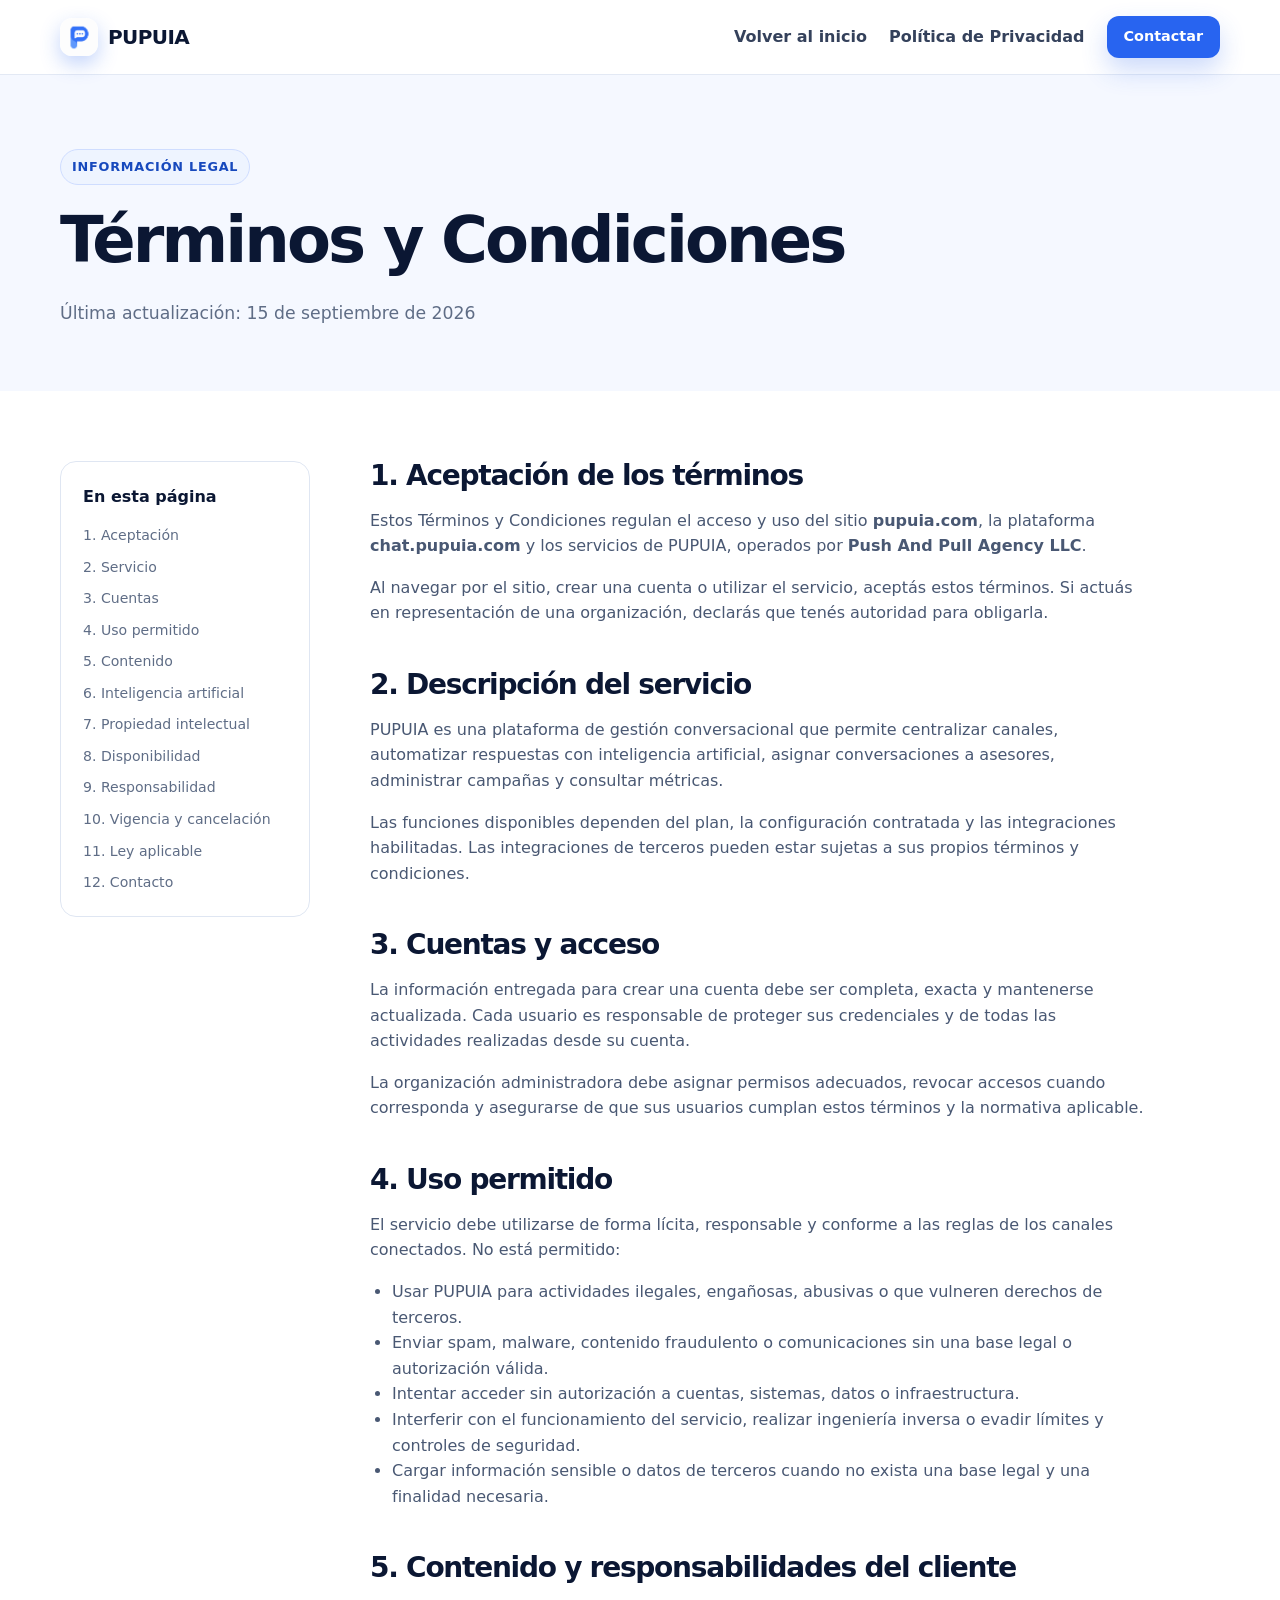
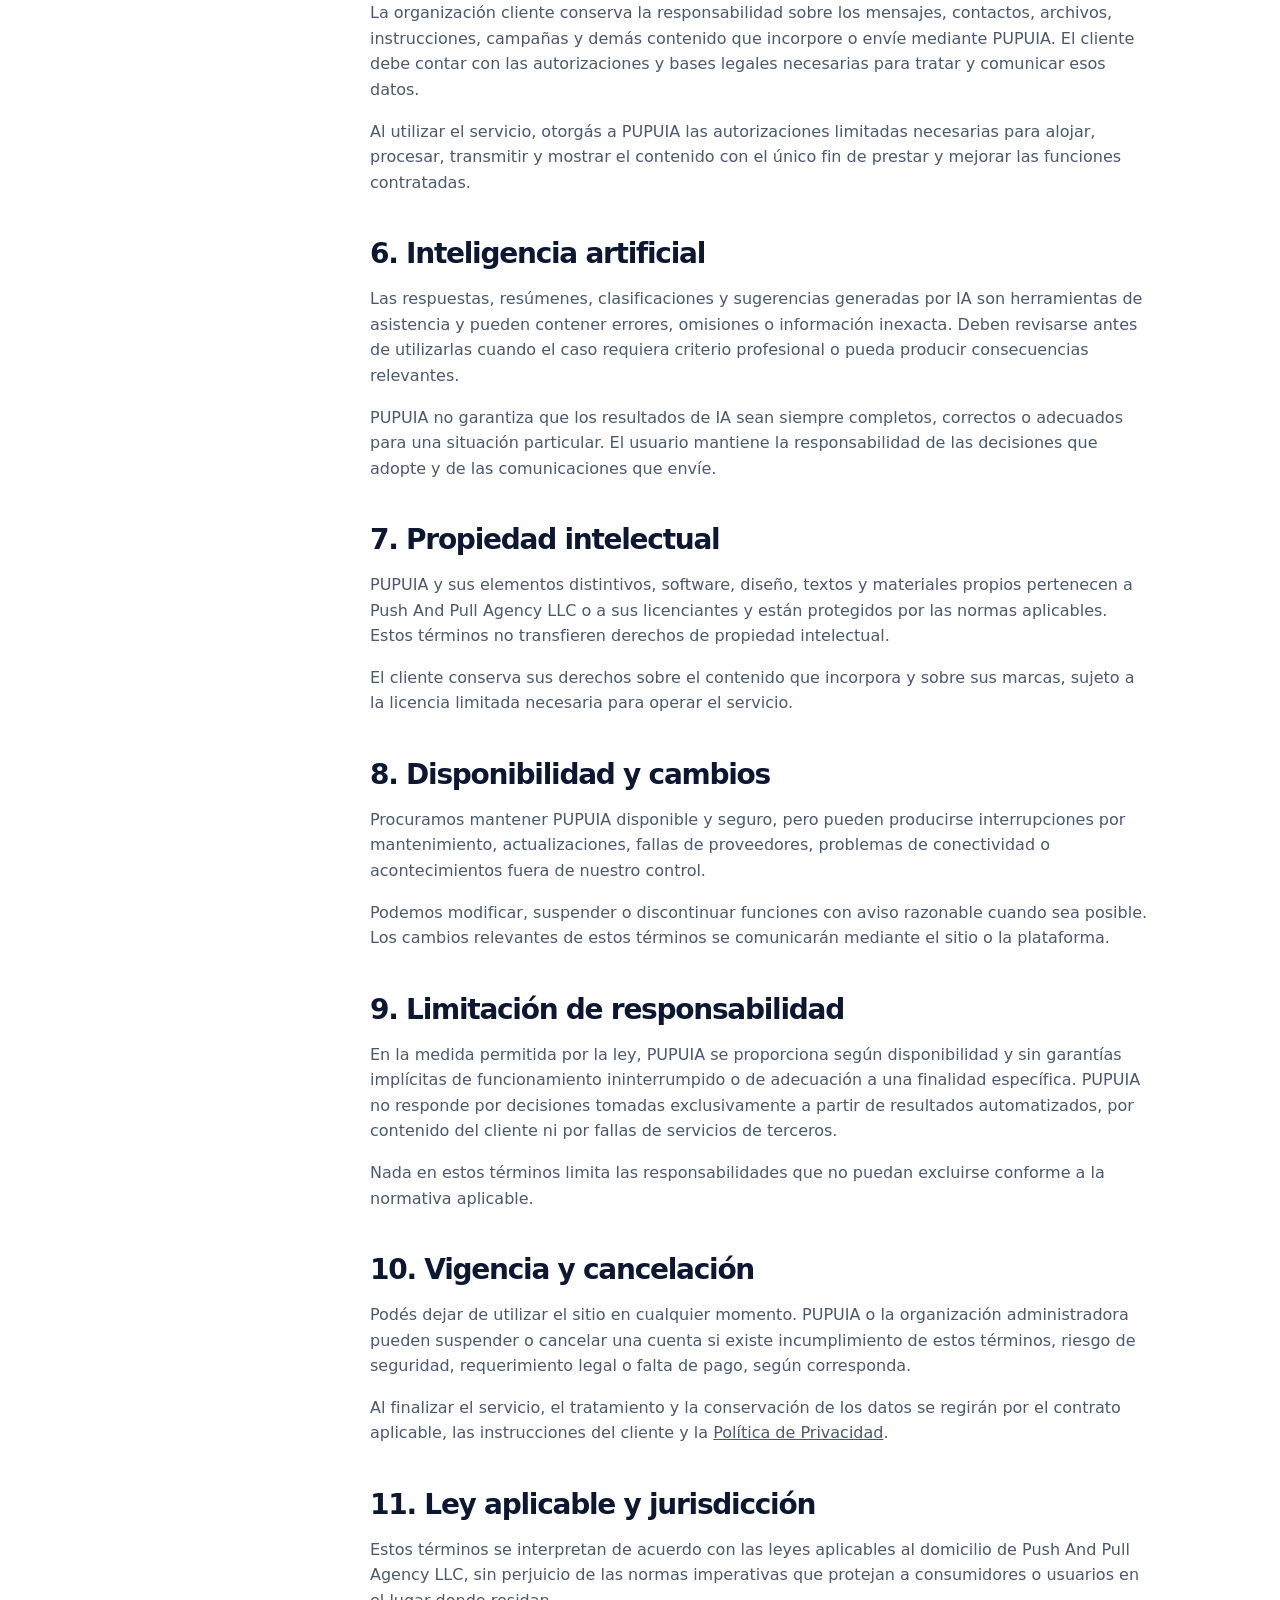
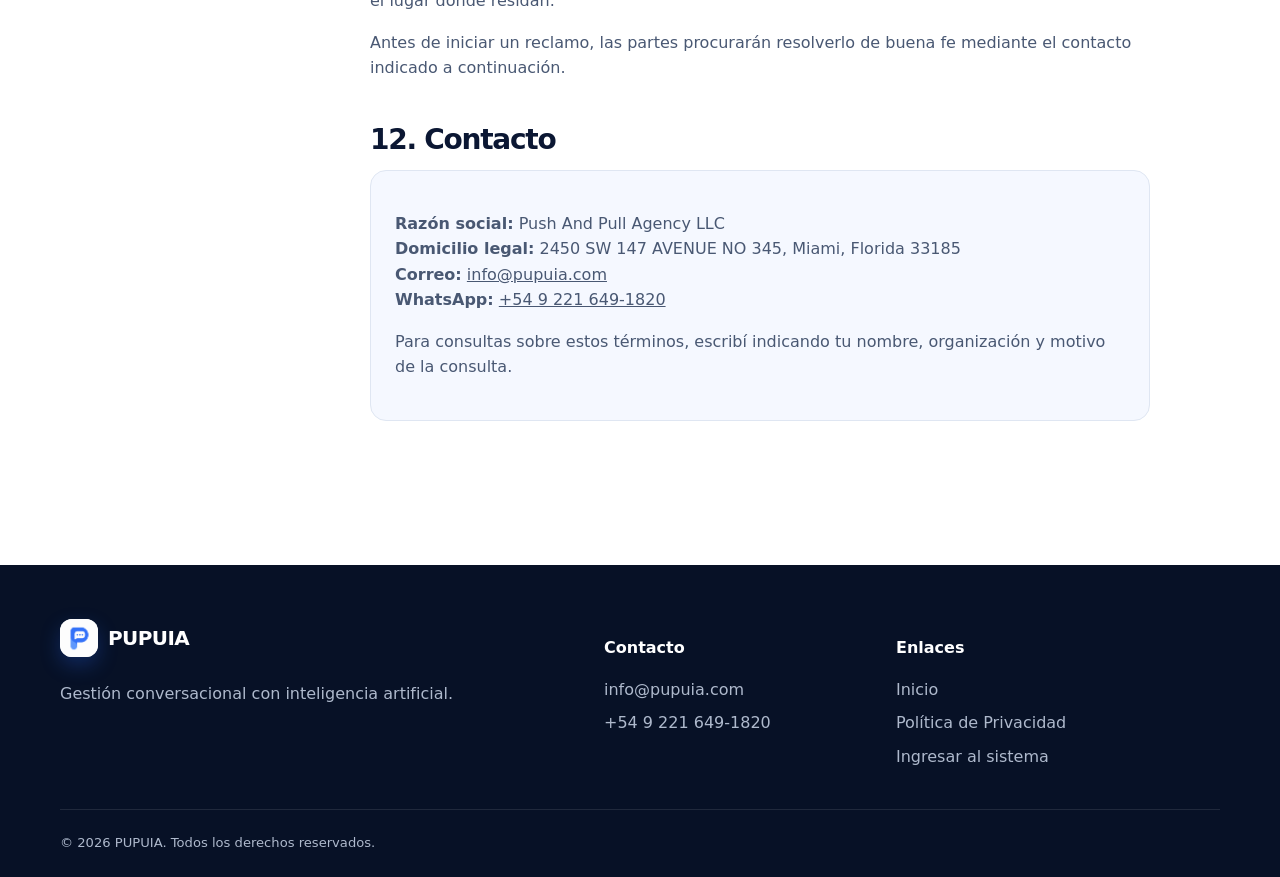
<file: terminos.html>
<!doctype html>
<html lang="es-AR">
<head>
  <meta charset="utf-8">
  <meta name="viewport" content="width=device-width, initial-scale=1">
  <title>Términos y Condiciones | PUPUIA</title>
  <meta name="description" content="Términos y condiciones de uso del sitio, la plataforma y los servicios de PUPUIA.">
  <meta name="robots" content="index,follow">
  <meta name="theme-color" content="#2864f0">
  <link rel="canonical" href="https://pupuia.com/terminos.html">
  <link rel="icon" type="image/png" href="logopupuia.png">
  <link rel="stylesheet" href="styles.css">
</head>
<body>
  <a class="skip-link" href="#terminos">Saltar al contenido</a>
  <header class="site-header">
    <nav class="container nav" aria-label="Navegación principal">
      <a class="brand" href="index.html"><span class="brand-mark"><img src="logopupuia.png" alt=""></span><span>PUPUIA</span></a>
      <div class="legal-nav"><a href="index.html">Volver al inicio</a><a href="privacidad.html">Política de Privacidad</a><a class="btn btn-primary btn-sm" href="https://wa.me/5492216491820?text=Hola%20PUPUIA%2C%20tengo%20una%20consulta%20sobre%20los%20t%C3%A9rminos" target="_blank" rel="noopener noreferrer">Contactar</a></div>
    </nav>
  </header>

  <main id="terminos">
    <section class="legal-hero">
      <div class="container"><p class="eyebrow">Información legal</p><h1>Términos y Condiciones</h1><p class="lead">Última actualización: 15 de septiembre de 2026</p></div>
    </section>

    <div class="container legal-layout">
      <aside class="legal-toc" aria-label="Contenido de los términos"><strong>En esta página</strong><a href="#aceptacion">1. Aceptación</a><a href="#servicio">2. Servicio</a><a href="#cuentas">3. Cuentas</a><a href="#uso">4. Uso permitido</a><a href="#contenido">5. Contenido</a><a href="#ia">6. Inteligencia artificial</a><a href="#propiedad">7. Propiedad intelectual</a><a href="#disponibilidad">8. Disponibilidad</a><a href="#responsabilidad">9. Responsabilidad</a><a href="#vigencia">10. Vigencia y cancelación</a><a href="#ley">11. Ley aplicable</a><a href="#contacto">12. Contacto</a></aside>

      <article class="legal-content">
        <section id="aceptacion"><h2>1. Aceptación de los términos</h2><p>Estos Términos y Condiciones regulan el acceso y uso del sitio <strong>pupuia.com</strong>, la plataforma <strong>chat.pupuia.com</strong> y los servicios de PUPUIA, operados por <strong>Push And Pull Agency LLC</strong>.</p><p>Al navegar por el sitio, crear una cuenta o utilizar el servicio, aceptás estos términos. Si actuás en representación de una organización, declarás que tenés autoridad para obligarla.</p></section>
        <section id="servicio"><h2>2. Descripción del servicio</h2><p>PUPUIA es una plataforma de gestión conversacional que permite centralizar canales, automatizar respuestas con inteligencia artificial, asignar conversaciones a asesores, administrar campañas y consultar métricas.</p><p>Las funciones disponibles dependen del plan, la configuración contratada y las integraciones habilitadas. Las integraciones de terceros pueden estar sujetas a sus propios términos y condiciones.</p></section>
        <section id="cuentas"><h2>3. Cuentas y acceso</h2><p>La información entregada para crear una cuenta debe ser completa, exacta y mantenerse actualizada. Cada usuario es responsable de proteger sus credenciales y de todas las actividades realizadas desde su cuenta.</p><p>La organización administradora debe asignar permisos adecuados, revocar accesos cuando corresponda y asegurarse de que sus usuarios cumplan estos términos y la normativa aplicable.</p></section>
        <section id="uso"><h2>4. Uso permitido</h2><p>El servicio debe utilizarse de forma lícita, responsable y conforme a las reglas de los canales conectados. No está permitido:</p><ul><li>Usar PUPUIA para actividades ilegales, engañosas, abusivas o que vulneren derechos de terceros.</li><li>Enviar spam, malware, contenido fraudulento o comunicaciones sin una base legal o autorización válida.</li><li>Intentar acceder sin autorización a cuentas, sistemas, datos o infraestructura.</li><li>Interferir con el funcionamiento del servicio, realizar ingeniería inversa o evadir límites y controles de seguridad.</li><li>Cargar información sensible o datos de terceros cuando no exista una base legal y una finalidad necesaria.</li></ul></section>
        <section id="contenido"><h2>5. Contenido y responsabilidades del cliente</h2><p>La organización cliente conserva la responsabilidad sobre los mensajes, contactos, archivos, instrucciones, campañas y demás contenido que incorpore o envíe mediante PUPUIA. El cliente debe contar con las autorizaciones y bases legales necesarias para tratar y comunicar esos datos.</p><p>Al utilizar el servicio, otorgás a PUPUIA las autorizaciones limitadas necesarias para alojar, procesar, transmitir y mostrar el contenido con el único fin de prestar y mejorar las funciones contratadas.</p></section>
        <section id="ia"><h2>6. Inteligencia artificial</h2><p>Las respuestas, resúmenes, clasificaciones y sugerencias generadas por IA son herramientas de asistencia y pueden contener errores, omisiones o información inexacta. Deben revisarse antes de utilizarlas cuando el caso requiera criterio profesional o pueda producir consecuencias relevantes.</p><p>PUPUIA no garantiza que los resultados de IA sean siempre completos, correctos o adecuados para una situación particular. El usuario mantiene la responsabilidad de las decisiones que adopte y de las comunicaciones que envíe.</p></section>
        <section id="propiedad"><h2>7. Propiedad intelectual</h2><p>PUPUIA y sus elementos distintivos, software, diseño, textos y materiales propios pertenecen a Push And Pull Agency LLC o a sus licenciantes y están protegidos por las normas aplicables. Estos términos no transfieren derechos de propiedad intelectual.</p><p>El cliente conserva sus derechos sobre el contenido que incorpora y sobre sus marcas, sujeto a la licencia limitada necesaria para operar el servicio.</p></section>
        <section id="disponibilidad"><h2>8. Disponibilidad y cambios</h2><p>Procuramos mantener PUPUIA disponible y seguro, pero pueden producirse interrupciones por mantenimiento, actualizaciones, fallas de proveedores, problemas de conectividad o acontecimientos fuera de nuestro control.</p><p>Podemos modificar, suspender o discontinuar funciones con aviso razonable cuando sea posible. Los cambios relevantes de estos términos se comunicarán mediante el sitio o la plataforma.</p></section>
        <section id="responsabilidad"><h2>9. Limitación de responsabilidad</h2><p>En la medida permitida por la ley, PUPUIA se proporciona según disponibilidad y sin garantías implícitas de funcionamiento ininterrumpido o de adecuación a una finalidad específica. PUPUIA no responde por decisiones tomadas exclusivamente a partir de resultados automatizados, por contenido del cliente ni por fallas de servicios de terceros.</p><p>Nada en estos términos limita las responsabilidades que no puedan excluirse conforme a la normativa aplicable.</p></section>
        <section id="vigencia"><h2>10. Vigencia y cancelación</h2><p>Podés dejar de utilizar el sitio en cualquier momento. PUPUIA o la organización administradora pueden suspender o cancelar una cuenta si existe incumplimiento de estos términos, riesgo de seguridad, requerimiento legal o falta de pago, según corresponda.</p><p>Al finalizar el servicio, el tratamiento y la conservación de los datos se regirán por el contrato aplicable, las instrucciones del cliente y la <a href="privacidad.html">Política de Privacidad</a>.</p></section>
        <section id="ley"><h2>11. Ley aplicable y jurisdicción</h2><p>Estos términos se interpretan de acuerdo con las leyes aplicables al domicilio de Push And Pull Agency LLC, sin perjuicio de las normas imperativas que protejan a consumidores o usuarios en el lugar donde residan.</p><p>Antes de iniciar un reclamo, las partes procurarán resolverlo de buena fe mediante el contacto indicado a continuación.</p></section>
        <section id="contacto"><h2>12. Contacto</h2><div class="legal-contact"><p><strong>Razón social:</strong> Push And Pull Agency LLC<br><strong>Domicilio legal:</strong> 2450 SW 147 AVENUE NO 345, Miami, Florida 33185<br><strong>Correo:</strong> <a href="mailto:info@pupuia.com">info@pupuia.com</a><br><strong>WhatsApp:</strong> <a href="https://wa.me/5492216491820" target="_blank" rel="noopener noreferrer">+54 9 221 649-1820</a></p><p>Para consultas sobre estos términos, escribí indicando tu nombre, organización y motivo de la consulta.</p></div></section>
      </article>
    </div>
  </main>

  <footer class="site-footer"><div class="container"><div class="footer-grid"><div><a class="brand" href="index.html"><span class="brand-mark"><img src="logopupuia.png" alt=""></span><span>PUPUIA</span></a><p>Gestión conversacional con inteligencia artificial.</p></div><div><p class="footer-title">Contacto</p><div class="footer-links"><a href="mailto:info@pupuia.com">info@pupuia.com</a><a href="https://wa.me/5492216491820" target="_blank" rel="noopener noreferrer">+54 9 221 649-1820</a></div></div><div><p class="footer-title">Enlaces</p><div class="footer-links"><a href="index.html">Inicio</a><a href="privacidad.html">Política de Privacidad</a><a href="https://chat.pupuia.com" target="_blank" rel="noopener noreferrer">Ingresar al sistema</a></div></div></div><div class="copyright">© <span data-year>2026</span> PUPUIA. Todos los derechos reservados.</div></div></footer>
  <script src="script.js" defer></script>
</body>
</html>
</file>
<file: styles.css>
:root {
  --ink: #0b1733;
  --muted: #5f6d86;
  --line: #dfe6f2;
  --soft: #f5f8ff;
  --blue: #2864f0;
  --blue-dark: #1749bd;
  --cyan: #25c7d9;
  --green: #16a36a;
  --white: #ffffff;
  --radius: 22px;
  --shadow: 0 24px 70px rgba(22, 54, 118, .13);
}

* { box-sizing: border-box; }
html { scroll-behavior: smooth; }
body {
  margin: 0;
  color: var(--ink);
  background: var(--white);
  font-family: Inter, ui-sans-serif, system-ui, -apple-system, BlinkMacSystemFont, "Segoe UI", sans-serif;
  font-size: 16px;
  line-height: 1.6;
  -webkit-font-smoothing: antialiased;
}
a { color: inherit; }
img, svg { display: block; max-width: 100%; }
button, a { -webkit-tap-highlight-color: transparent; }
.container { width: min(1160px, calc(100% - 40px)); margin-inline: auto; }
.skip-link { position: fixed; top: -80px; left: 16px; z-index: 1000; padding: 10px 14px; background: var(--ink); color: #fff; border-radius: 10px; }
.skip-link:focus { top: 12px; }

.site-header { position: sticky; top: 0; z-index: 50; background: rgba(255,255,255,.88); border-bottom: 1px solid rgba(223,230,242,.85); backdrop-filter: blur(16px); }
.nav { min-height: 74px; display: flex; align-items: center; justify-content: space-between; gap: 24px; }
.brand { display: inline-flex; align-items: center; gap: 10px; text-decoration: none; font-weight: 850; letter-spacing: -.03em; font-size: 1.25rem; }
.brand-mark { width: 38px; height: 38px; display: grid; place-items: center; overflow: hidden; border-radius: 12px; background: #fff; box-shadow: 0 8px 20px rgba(40,100,240,.28); }
.brand-mark img { width: 100%; height: 100%; display: block; object-fit: cover; }
.nav-links { display: flex; align-items: center; gap: 28px; }
.nav-links > a { color: #34415b; font-weight: 650; text-decoration: none; font-size: .94rem; }
.nav-links > a:hover { color: var(--blue); }
.nav-toggle { display: none; border: 0; background: transparent; padding: 8px; font: inherit; font-weight: 800; color: var(--ink); }

.btn { display: inline-flex; align-items: center; justify-content: center; gap: 9px; min-height: 50px; padding: 0 20px; border: 1px solid transparent; border-radius: 14px; text-decoration: none; font-weight: 800; transition: transform .2s ease, box-shadow .2s ease, background .2s ease; }
.btn:hover { transform: translateY(-2px); }
.btn-primary { color: #fff !important; background: var(--blue); box-shadow: 0 12px 26px rgba(40,100,240,.24); }
.btn-primary:hover { background: var(--blue-dark); box-shadow: 0 16px 30px rgba(40,100,240,.3); }
.btn-secondary { background: #fff; border-color: var(--line); color: var(--ink); }
.btn-secondary:hover { border-color: #b8c8e4; box-shadow: 0 10px 24px rgba(22,54,118,.08); }
.btn-sm { min-height: 42px; padding-inline: 16px; border-radius: 12px; font-size: .9rem; }

.hero { overflow: hidden; position: relative; padding: 92px 0 74px; background: radial-gradient(circle at 85% 12%, rgba(37,199,217,.13), transparent 26%), radial-gradient(circle at 12% 22%, rgba(40,100,240,.12), transparent 28%), linear-gradient(180deg,#fff 0%,#f7f9ff 100%); }
.hero-grid { display: grid; grid-template-columns: .92fr 1.08fr; align-items: center; gap: 64px; }
.eyebrow { display: inline-flex; align-items: center; gap: 8px; margin: 0 0 20px; padding: 7px 11px; border: 1px solid #cfddff; border-radius: 999px; color: var(--blue-dark); background: #eef4ff; font-size: .8rem; font-weight: 850; letter-spacing: .06em; text-transform: uppercase; }
.eyebrow-dot { width: 7px; height: 7px; border-radius: 50%; background: var(--green); box-shadow: 0 0 0 5px rgba(22,163,106,.11); }
h1, h2, h3 { margin-top: 0; letter-spacing: -.045em; line-height: 1.1; }
h1 { max-width: 680px; margin-bottom: 24px; font-size: clamp(2.65rem, 6vw, 5.15rem); }
h1 span { color: var(--blue); }
.hero-copy { max-width: 620px; margin: 0 0 30px; color: var(--muted); font-size: clamp(1.05rem, 1.8vw, 1.22rem); }
.hero-actions { display: flex; flex-wrap: wrap; gap: 12px; }
.microcopy { margin: 15px 0 0; color: #748099; font-size: .86rem; }

.product-window { position: relative; border: 1px solid #d8e1f1; border-radius: 26px; background: #fff; box-shadow: var(--shadow); overflow: hidden; transform: perspective(1100px) rotateY(-3deg) rotateX(1deg); }
.window-bar { display: flex; align-items: center; justify-content: space-between; min-height: 46px; padding: 0 16px; border-bottom: 1px solid var(--line); background: #fbfcff; }
.window-dots { display: flex; gap: 6px; }
.window-dots i { width: 8px; height: 8px; border-radius: 50%; background: #cad4e5; }
.secure-label { color: #69758d; font-size: .72rem; font-weight: 750; }
.dashboard { min-height: 470px; display: grid; grid-template-columns: 150px 210px 1fr; }
.dash-side { padding: 18px 12px; border-right: 1px solid var(--line); background: #fbfcff; }
.dash-brand { display: flex; align-items: center; gap: 8px; margin-bottom: 22px; font-size: .75rem; font-weight: 850; }
.dash-brand b { display: grid; place-items: center; overflow: hidden; width: 25px; height: 25px; border-radius: 8px; background: #fff; color: #fff; }
.dash-brand b img { width: 100%; height: 100%; display: block; object-fit: cover; }
.dash-menu { display: grid; gap: 7px; }
.dash-menu span { padding: 9px 10px; border-radius: 8px; color: #67738c; font-size: .68rem; font-weight: 720; }
.dash-menu .active { color: var(--blue); background: #eaf1ff; }
.conversation-list { border-right: 1px solid var(--line); background: #fff; }
.list-head { padding: 17px 14px 12px; font-size: .77rem; font-weight: 850; }
.search-faux { margin: 0 12px 10px; padding: 8px 10px; border: 1px solid var(--line); border-radius: 8px; color: #8993a7; font-size: .62rem; }
.person { display: grid; grid-template-columns: 32px 1fr auto; gap: 8px; align-items: center; padding: 13px 12px; border-top: 1px solid #edf1f7; }
.person.active { background: #f4f7ff; }
.avatar { display: grid; place-items: center; width: 32px; height: 32px; border-radius: 50%; color: var(--blue-dark); background: #e6eeff; font-size: .65rem; font-weight: 850; }
.person b { display: block; font-size: .65rem; }
.person small { display: block; max-width: 110px; overflow: hidden; color: #7c879c; font-size: .55rem; white-space: nowrap; text-overflow: ellipsis; }
.badge { min-width: 19px; padding: 2px 5px; border-radius: 999px; color: #fff; background: var(--blue); text-align: center; font-size: .52rem; font-weight: 850; }
.chat-panel { display: flex; flex-direction: column; background: #f8faff; }
.chat-head { display: flex; justify-content: space-between; align-items: center; padding: 17px; border-bottom: 1px solid var(--line); background: #fff; }
.chat-head b { font-size: .72rem; }
.status { color: var(--green); font-size: .58rem; font-weight: 800; }
.messages { flex: 1; display: flex; flex-direction: column; gap: 10px; padding: 20px 16px; }
.bubble { max-width: 84%; padding: 10px 12px; border-radius: 13px 13px 13px 4px; background: #fff; box-shadow: 0 5px 15px rgba(26,54,105,.07); font-size: .62rem; }
.bubble.out { align-self: flex-end; border-radius: 13px 13px 4px 13px; color: #fff; background: var(--blue); }
.ai-note { margin: auto 15px 15px; padding: 12px; border: 1px solid #cfe0ff; border-radius: 12px; color: #41506e; background: #eef4ff; font-size: .59rem; }
.ai-note b { color: var(--blue-dark); }

.trust-bar { padding: 26px 0; border-top: 1px solid #eef2f8; border-bottom: 1px solid #eef2f8; background: #fff; }
.trust-grid { display: grid; grid-template-columns: repeat(3, 1fr); gap: 20px; }
.trust-item { display: flex; align-items: center; justify-content: center; gap: 10px; color: #526078; font-size: .93rem; font-weight: 700; }
.check { display: grid; place-items: center; width: 25px; height: 25px; border-radius: 50%; color: #fff; background: var(--green); font-size: .78rem; }

.section { padding: 102px 0; }
.section-soft { background: var(--soft); }
.section-dark { color: #fff; background: var(--ink); }
.section-head { max-width: 760px; margin: 0 auto 54px; text-align: center; }
.section-head.left { margin-left: 0; text-align: left; }
.kicker { margin: 0 0 12px; color: var(--blue); font-size: .78rem; font-weight: 900; letter-spacing: .1em; text-transform: uppercase; }
.section-dark .kicker { color: #76dded; }
h2 { margin-bottom: 18px; font-size: clamp(2rem, 4vw, 3.35rem); }
.section-head p, .lead { color: var(--muted); font-size: 1.08rem; }
.section-dark .section-head p, .section-dark .lead { color: #bac5d9; }

.answer-card { display: grid; grid-template-columns: 1fr auto; gap: 32px; align-items: center; margin-bottom: 42px; padding: 32px; border: 1px solid #d8e3f4; border-radius: var(--radius); background: linear-gradient(135deg,#fff,#f0f5ff); }
.answer-card h2 { margin-bottom: 10px; font-size: clamp(1.75rem,3vw,2.45rem); }
.answer-card p { max-width: 800px; margin: 0; color: var(--muted); }
.channel-stack { display: flex; gap: 8px; }
.channel { padding: 8px 12px; border-radius: 999px; color: #fff; background: var(--blue); font-size: .78rem; font-weight: 850; }
.channel.web { color: var(--ink); border: 1px solid var(--line); background: #fff; }

.features { display: grid; grid-template-columns: repeat(3, 1fr); gap: 18px; }
.feature { padding: 28px; border: 1px solid var(--line); border-radius: 18px; background: #fff; transition: transform .2s ease, box-shadow .2s ease; }
.feature:hover { transform: translateY(-4px); box-shadow: 0 18px 40px rgba(22,54,118,.1); }
.feature-icon { display: grid; place-items: center; width: 44px; height: 44px; margin-bottom: 20px; border-radius: 13px; color: var(--blue); background: #eaf1ff; font-size: .75rem; font-weight: 900; letter-spacing: .03em; }
.feature h3 { margin-bottom: 10px; font-size: 1.17rem; }
.feature p { margin: 0; color: var(--muted); font-size: .94rem; }

.integrations { display: grid; grid-template-columns: .92fr 1.08fr; align-items: center; gap: 70px; }
.soon { display: inline-flex; margin-bottom: 18px; padding: 7px 11px; border-radius: 999px; color: #9eefff; background: rgba(37,199,217,.13); font-size: .75rem; font-weight: 900; letter-spacing: .07em; text-transform: uppercase; }
.integration-board { display: grid; grid-template-columns: repeat(2, 1fr); gap: 14px; }
.integration-card { min-height: 128px; padding: 20px; border: 1px solid rgba(255,255,255,.12); border-radius: 18px; background: rgba(255,255,255,.06); }
.integration-card strong { display: block; margin-bottom: 8px; }
.integration-card small { color: #bac5d9; }
.integration-card.live { border-color: rgba(85,230,177,.38); background: rgba(22,163,106,.11); }
.integration-card.pending { border-style: dashed; }
.state { display: inline-block; margin-top: 13px; padding: 4px 8px; border-radius: 999px; background: rgba(255,255,255,.1); font-size: .65rem; font-weight: 800; }

.steps { display: grid; grid-template-columns: repeat(3, 1fr); gap: 34px; }
.step { position: relative; padding: 28px 26px; border-left: 2px solid #dce5f5; }
.step-no { margin-bottom: 18px; color: var(--blue); font-size: 2.2rem; font-weight: 900; line-height: 1; letter-spacing: -.06em; }
.step h3 { margin-bottom: 10px; }
.step p { margin: 0; color: var(--muted); }

.use-cases { display: grid; grid-template-columns: repeat(5, 1fr); gap: 12px; }
.use-case { padding: 22px 16px; border: 1px solid var(--line); border-radius: 16px; background: #fff; text-align: center; font-weight: 800; }
.use-case small { display: block; margin-top: 6px; color: var(--muted); font-weight: 500; }

.insight-grid { display: grid; grid-template-columns: 1fr 1fr; gap: 22px; }
.insight-card { padding: 28px; border: 1px solid var(--line); border-radius: var(--radius); background: #fff; }
.insight-card h3 { margin-bottom: 12px; }
.insight-card p { margin: 0; color: var(--muted); }
.mini-alerts { display: grid; gap: 9px; margin-top: 20px; }
.mini-alert { display: flex; justify-content: space-between; gap: 14px; padding: 11px 13px; border-radius: 10px; color: #5f4d12; background: #fff7cf; font-size: .78rem; font-weight: 700; }
.mini-alert.high { color: #8e3030; background: #ffe3e3; }

.faq { max-width: 850px; margin: 0 auto; }
.faq details { border-bottom: 1px solid var(--line); }
.faq summary { position: relative; padding: 23px 42px 23px 0; cursor: pointer; list-style: none; font-weight: 820; font-size: 1.05rem; }
.faq summary::-webkit-details-marker { display: none; }
.faq summary::after { content: "+"; position: absolute; right: 4px; top: 18px; color: var(--blue); font-size: 1.55rem; }
.faq details[open] summary::after { content: "–"; }
.faq details p { margin: -5px 0 24px; color: var(--muted); }

.final-cta { padding: 90px 0; }
.cta-box { position: relative; overflow: hidden; padding: 64px; border-radius: 28px; color: #fff; background: var(--blue); box-shadow: 0 28px 70px rgba(40,100,240,.26); }
.cta-box::after { content: ""; position: absolute; width: 320px; height: 320px; right: -80px; top: -150px; border: 60px solid rgba(255,255,255,.09); border-radius: 50%; }
.cta-box h2 { position: relative; max-width: 720px; margin-bottom: 18px; }
.cta-box p { position: relative; max-width: 680px; margin: 0 0 26px; color: #dbe6ff; font-size: 1.08rem; }
.cta-box .btn { position: relative; z-index: 1; }

.site-footer { padding: 54px 0 24px; color: #aeb9cc; background: #071126; }
.footer-grid { display: grid; grid-template-columns: 1.4fr .7fr .9fr; gap: 40px; }
.site-footer .brand { color: #fff; }
.site-footer p { max-width: 440px; }
.footer-title { color: #fff; font-weight: 800; }
.footer-links { display: grid; gap: 8px; }
.footer-links a { color: #aeb9cc; text-decoration: none; }
.footer-links a:hover { color: #fff; }
.copyright { margin-top: 40px; padding-top: 22px; border-top: 1px solid rgba(255,255,255,.1); font-size: .82rem; }
.whatsapp-float { position: fixed; right: 20px; bottom: 20px; z-index: 45; display: grid; place-items: center; width: 58px; height: 58px; border-radius: 50%; color: #fff; background: #19a967; box-shadow: 0 14px 34px rgba(25,169,103,.34); text-decoration: none; font-size: .82rem; font-weight: 950; }

.legal-hero { padding: 74px 0 46px; background: var(--soft); }
.legal-hero h1 { max-width: 880px; font-size: clamp(2.5rem,5vw,4.5rem); }
.legal-layout { display: grid; grid-template-columns: 250px 1fr; gap: 60px; padding: 70px 0 100px; }
.legal-toc { position: sticky; top: 100px; align-self: start; display: grid; gap: 9px; padding: 22px; border: 1px solid var(--line); border-radius: 16px; }
.legal-toc strong { margin-bottom: 6px; }
.legal-toc a { color: var(--muted); text-decoration: none; font-size: .88rem; }
.legal-toc a:hover { color: var(--blue); }
.legal-content { max-width: 780px; }
.legal-content section { scroll-margin-top: 100px; margin-bottom: 44px; }
.legal-content h2 { margin-bottom: 14px; font-size: 1.75rem; }
.legal-content h3 { margin: 24px 0 8px; font-size: 1.08rem; }
.legal-content p, .legal-content li { color: #495873; }
.legal-content ul { padding-left: 22px; }
.legal-note { margin: 22px 0; padding: 18px 20px; border-left: 4px solid var(--blue); border-radius: 0 12px 12px 0; background: #eef4ff; }
.legal-warning { margin: 24px 0; padding: 20px; border: 1px solid #eed591; border-radius: 14px; color: #684f0a; background: #fff9df; }
.legal-contact { padding: 24px; border: 1px solid var(--line); border-radius: 16px; background: var(--soft); }
.legal-nav { display: flex; align-items: center; gap: 22px; }
.legal-nav > a:not(.btn) { color: #34415b; font-weight: 650; text-decoration: none; }
.legal-nav > a:not(.btn):hover { color: var(--blue); }

@media (max-width: 980px) {
  .hero-grid, .integrations { grid-template-columns: 1fr; }
  .hero { padding-top: 70px; }
  .hero-copy-wrap { text-align: center; }
  .hero-copy, .hero-actions { margin-inline: auto; justify-content: center; }
  .product-window { max-width: 760px; margin-inline: auto; transform: none; }
  .features { grid-template-columns: repeat(2, 1fr); }
  .use-cases { grid-template-columns: repeat(3, 1fr); }
  .legal-layout { grid-template-columns: 1fr; gap: 30px; }
  .legal-toc { position: static; grid-template-columns: repeat(2, 1fr); }
}

@media (max-width: 760px) {
  .container { width: min(100% - 28px, 1160px); }
  .nav-toggle { display: block; }
  .nav-links { position: absolute; top: 74px; left: 0; right: 0; display: none; align-items: stretch; padding: 18px 20px 24px; border-bottom: 1px solid var(--line); background: #fff; box-shadow: 0 16px 26px rgba(22,54,118,.08); }
  .nav-links.open { display: grid; }
  .nav-links .btn { width: 100%; }
  .legal-nav { display: flex; }
  .legal-nav .btn { width: auto; }
  h1 { font-size: clamp(2.55rem,14vw,4rem); }
  .hero { padding: 58px 0 54px; }
  .hero-grid { gap: 42px; }
  .dashboard { min-height: 390px; grid-template-columns: 92px 138px 1fr; }
  .dash-side { padding: 14px 7px; }
  .dash-brand span { display: none; }
  .dash-menu span { padding: 8px 6px; font-size: .55rem; }
  .person { grid-template-columns: 27px 1fr; padding: 10px 8px; }
  .avatar { width: 27px; height: 27px; }
  .person .badge { display: none; }
  .messages { padding: 12px 9px; }
  .bubble { font-size: .54rem; }
  .trust-grid, .steps, .features, .insight-grid, .footer-grid { grid-template-columns: 1fr; }
  .trust-item { justify-content: flex-start; }
  .section { padding: 74px 0; }
  .answer-card { grid-template-columns: 1fr; padding: 24px; }
  .use-cases { grid-template-columns: repeat(2, 1fr); }
  .cta-box { padding: 40px 24px; }
  .legal-toc { grid-template-columns: 1fr; }
  .legal-layout { padding-top: 44px; }
}

@media (max-width: 480px) {
  .dashboard { grid-template-columns: 78px 120px 1fr; min-height: 350px; }
  .chat-head { padding: 12px 8px; }
  .ai-note { display: none; }
  .use-cases, .integration-board { grid-template-columns: 1fr; }
  .whatsapp-float { width: 52px; height: 52px; right: 14px; bottom: 14px; }
  .legal-nav > a:not(.btn) { display: none; }
}

@media (prefers-reduced-motion: reduce) {
  html { scroll-behavior: auto; }
  *, *::before, *::after { transition: none !important; }
}
</file>
